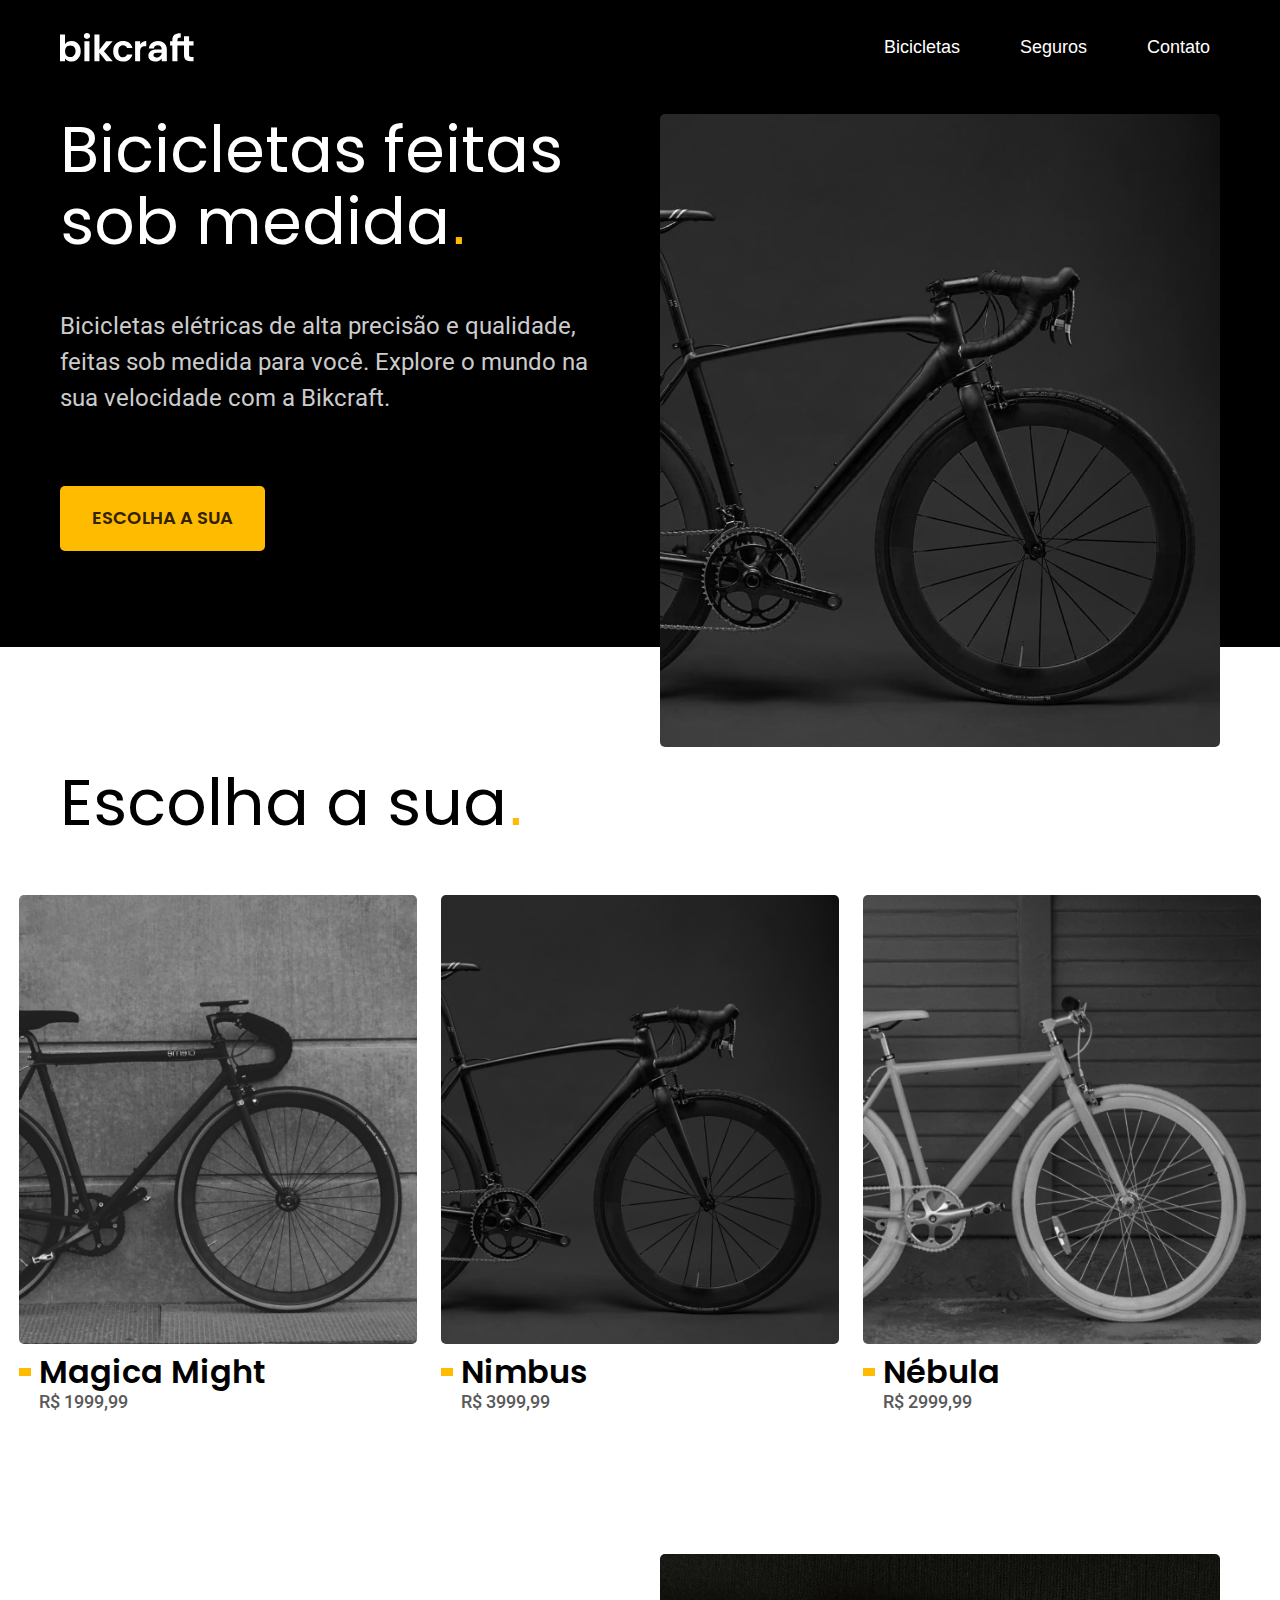
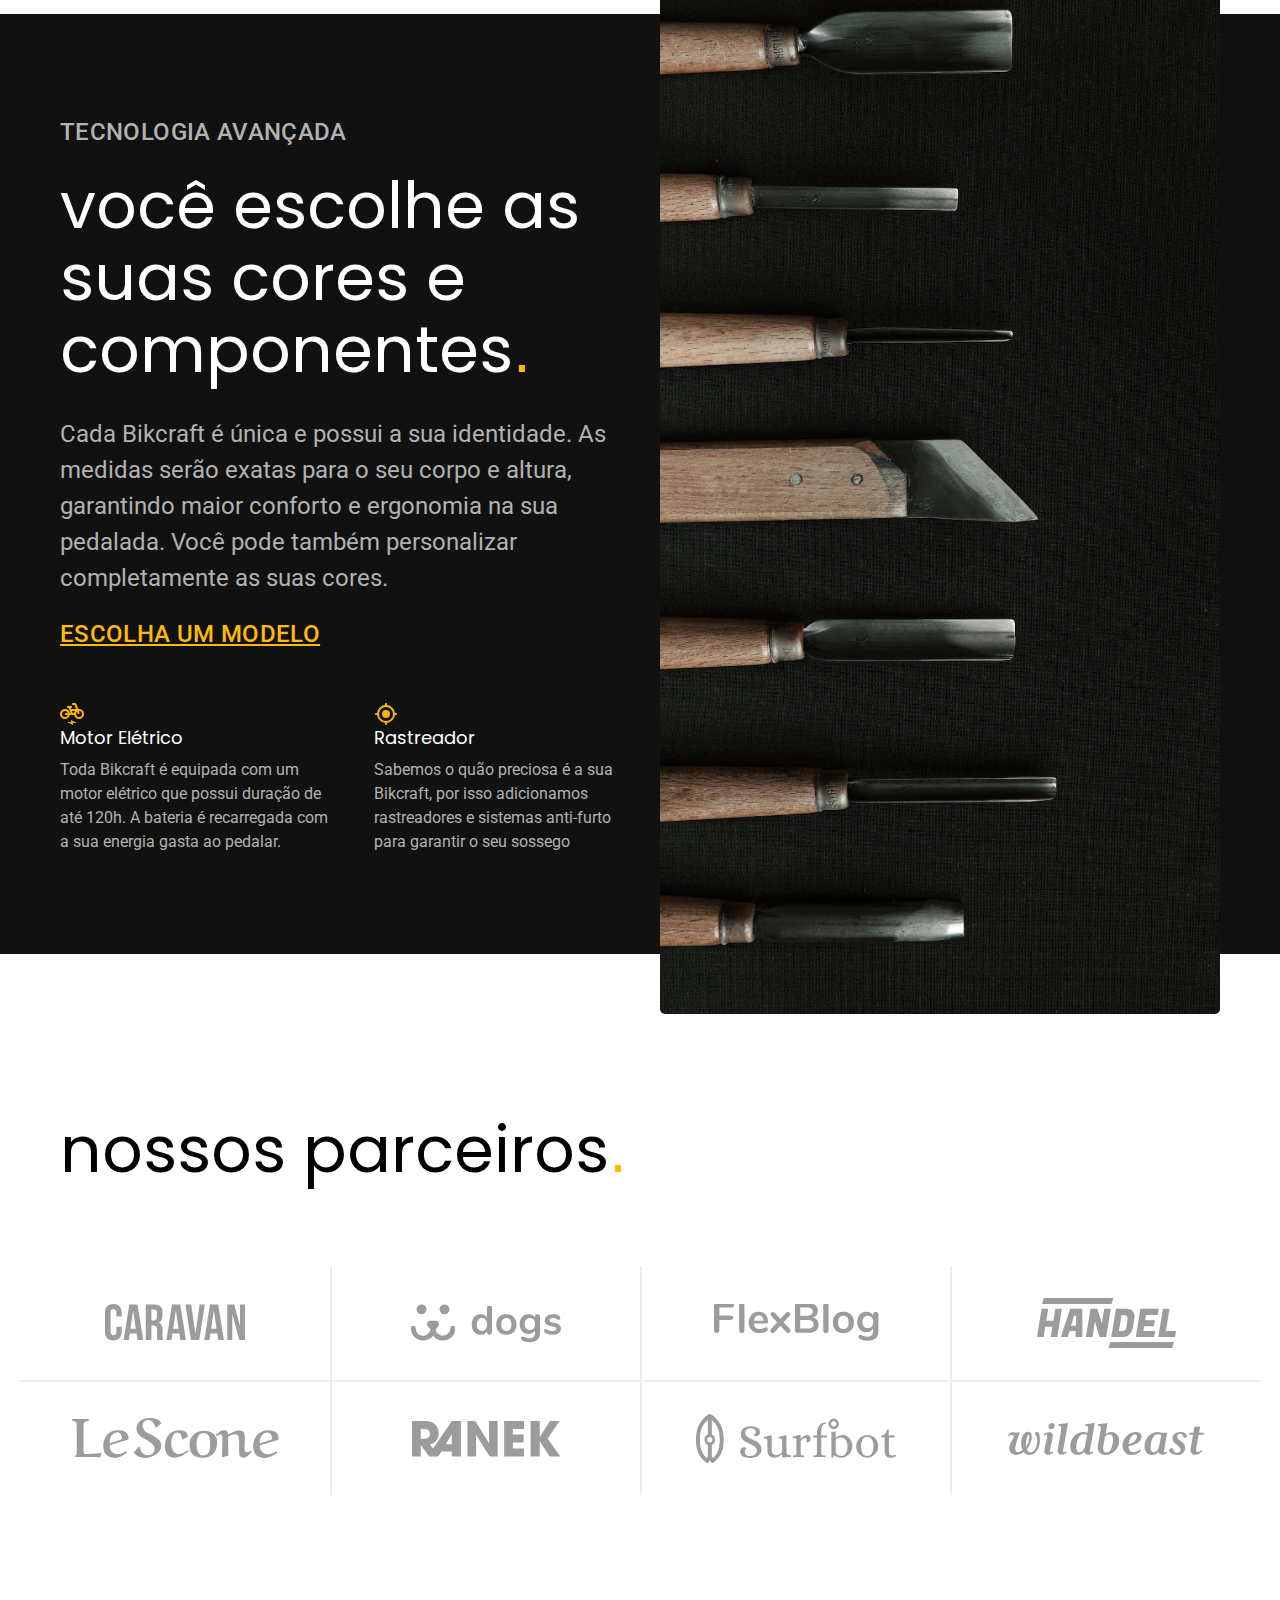
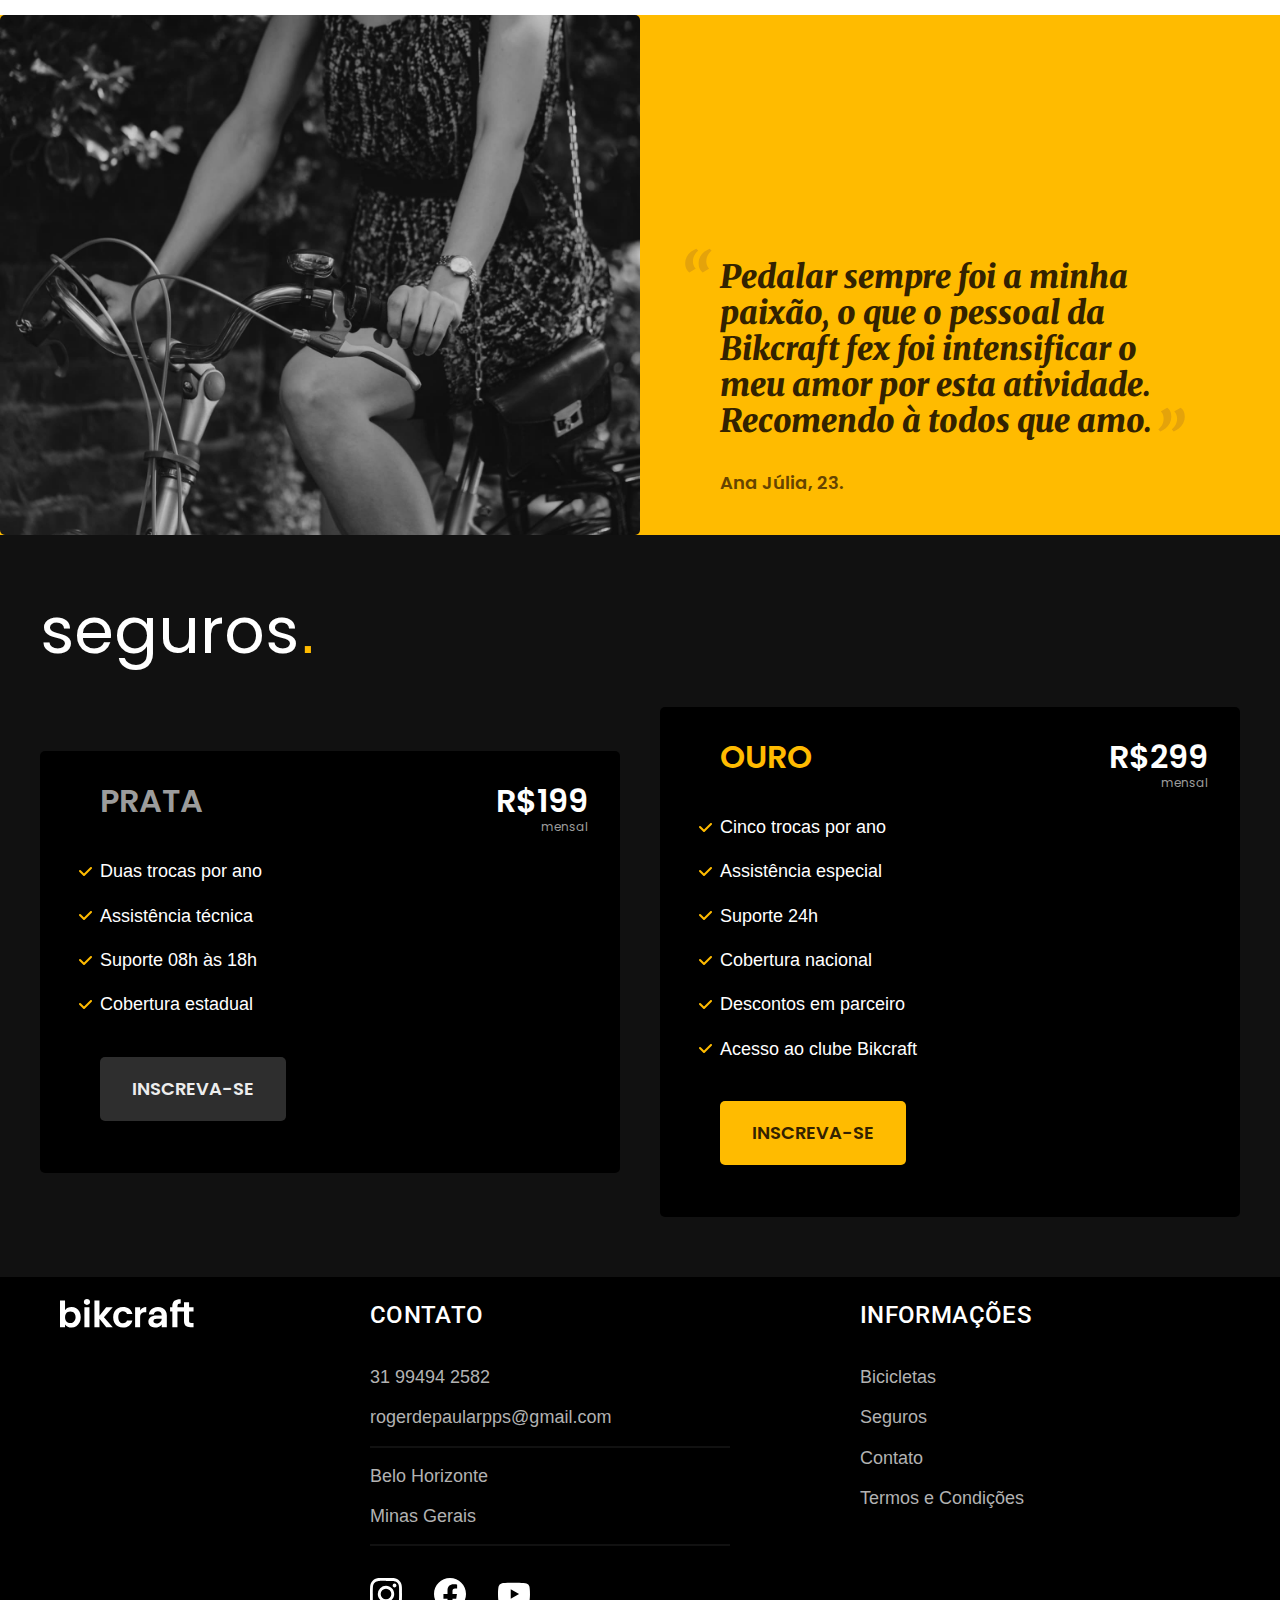
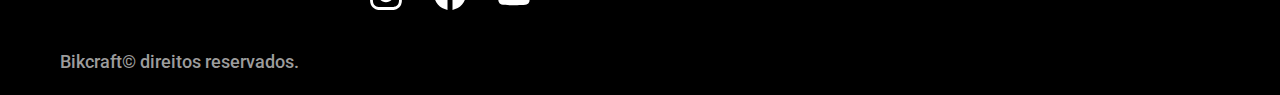
<file: index.html>
<!DOCTYPE html>
<html lang="pt-br">

<head>
    <meta charset="UTF-8">
    <meta name="viewport" content="width=device-width, initial-scale=1.0">
    <meta name="description" content="Bicicletas elétricas de alta precisão e qualidade, feitas sob medida para você. Explore o mundo na sua velocidade com a Bikcraft.">

    <link rel="preconnect" href="https://fonts.googleapis.com">
    <link rel="preconnect" href="https://fonts.gstatic.com" crossorigin>
    <link href="https://fonts.googleapis.com/css2?family=Poppins:wght@400;600&family=Roboto:wght@400;500&family=Merriweather:ital,wght@1,900&display=swap" rel="stylesheet">

    <link rel="preload" href="./css/style.css" as="style">
    <link rel="stylesheet" href="./css/style.css">

    <title>Bikecraft</title>
</head>

<body>
    <header class="header-bg">
        <div class="header container">
            <a href="./index.html"><img src="./img/bikcraft.svg" alt="bikecraft"></a>
            <nav aria-label="navegacao primaria">
                <ul class="header-menu font-1-m">
                    <li><a href="./bicicletas.html" class="cor-0">Bicicletas</a></li>
                    <li><a href="./seguros.html" class="cor-0">Seguros</a></li>
                    <li><a href="./contato.html" class="cor-0">Contato</a></li>
                </ul>
            </nav>
        </div>
    </header>
    <main class="introducao-bg">
        <section class="introducao container">
            <div class="introducao-descricao">
                <h1 class="font-1-xxl cor-0">Bicicletas feitas sob medida<span class="cor-p1">.</span></h1>
                <p class="font-2-l cor-4">Bicicletas elétricas de alta precisão e qualidade, feitas sob medida para você. Explore o mundo na sua velocidade com a Bikcraft.</p>
                <p><a href="./bicicletas.html" class="btn">Escolha a sua </a></p>
            </div>
            <picture>
                <source media="(max-width: 850px)" srcset="./img/bicicletas/nimbus.jpg">
                <img src="./img/bicicletas/nimbus-home.jpg" alt="Bicicleta preta">
            </picture>
        </section>
    </main>
    <article class="bicicleta-lista">
        <h2 class="font-1-xxl container">Escolha a sua<span class="cor-p1">.</span></h2>
        <ul class="bicicleta-items container">
            <li>
                <a href="./bicicletas/magic.html">
                    <img src="./img/bicicletas/magic-home.jpg" alt="Bicicleta Magic">
                    <h3 class="font-1-xl">Magica Might</h3>
                    <span class="font-2-m cor-8">R$ 1999,99</span>
                </a>
            </li>
            <li>
                <a href="./bicicletas/nimbus.html">
                    <img src="./img/bicicletas/nimbus-home.jpg" alt="Bicileta Nimbus">
                    <h3 class="font-1-xl">Nimbus</h3>
                    <span class="font-2-m cor-8">R$ 3999,99</span>
                </a>
            </li>
            <li>
                <a href="./bicicletas/nebula.html">
                    <img src="./img/bicicletas/nebula-home.jpg" alt="Bicicleta Nébula">
                    <h3 class="font-1-xl">Nébula</h3>
                    <span class="font-2-m cor-8">R$ 2999,99</span>
                </a>
            </li>
        </ul>
    </article>
    <article class="tecnologia-bg">
        <div class="tecnologia container">
            <div class="tecnologia-items">
                <span class=" font-2-l-b cor-5 ">TECNOLOGIA AVANÇADA</span>
                <h3 class="font-1-xxl cor-0">você escolhe as suas cores e componentes<span class="cor-p1">.</span></h3>
                <p class="font-2-l cor-5">Cada Bikcraft é única e possui a sua identidade. As medidas serão exatas para o seu corpo e altura, garantindo maior conforto e ergonomia na sua pedalada. Você pode também personalizar completamente as suas cores.</p>
                <a href="./bicicletas.html" class="font-2-l-b cor-p1">ESCOLHA UM MODELO</a>
                <div class="tecnologia-informacoes">
                    <div>
                        <img src="./img/icones/eletrica.svg" alt="">
                        <h4 class="font-1-m cor-0">Motor Elétrico</h4>
                        <p class="font-2-s cor-5">Toda Bikcraft é equipada com um motor elétrico que possui duração de até 120h. A bateria é recarregada com a sua energia gasta ao pedalar.</p>
                    </div>
                    <div>
                        <img src="./img/icones/rastreador.svg" alt="">
                        <h4 class="font-1-m cor-0">Rastreador</h4>
                        <p class="font-2-s cor-5">Sabemos o quão preciosa é a sua Bikcraft, por isso adicionamos rastreadores e sistemas anti-furto para garantir o seu sossego</p>
                    </div>
                </div>
            </div>
            <div class="tecnologia-img">
                <img src="./img/fotos/tecnologia.jpg" alt="ferramentas">
            </div>
        </div>
    </article>
    <section class="parceiros" aria-label="Nossos Parceiros">
        <h2 class="font-1-xxl container">nossos parceiros<span class="cor-p1">.</span></h2>
        <ul>
            <li><img src="./img/parceiros/caravan.svg" alt="caravan"></li>
            <li><img src="./img/parceiros/dogs.svg" alt="dogs"></li>
            <li><img src="./img/parceiros/flexblog.svg" alt="flexblog"></li>
            <li><img src="./img/parceiros/handel.svg" alt="handel"></li>
            <li><img src="./img/parceiros/lescone.svg" alt="lescone"></li>
            <li><img src="./img/parceiros/ranek.svg" alt="ranek"></li>
            <li><img src="./img/parceiros/surfbot.svg" alt="furbot"></li>
            <li><img src="./img/parceiros/wildbeast.svg" alt="wildbest"></li>
        </ul>
    </section>
    <section class="depoimento" aria-label="depoimento">
        <div>
            <img src="./img/fotos/depoimento.jpg" alt="Pessoa pedalando uma bicicleta">
        </div>
        <div class="depoimento-conteudo">
            <blockquote class="font-1-xl cor-p5">
                <p>Pedalar sempre foi a minha paixão, o que o pessoal da Bikcraft fex foi intensificar o meu amor por esta atividade. Recomendo à todos que amo.</p>
            </blockquote>
            <blockquote>
                <span class="font-1-m-b cor-p4">Ana Júlia, 23.</span>
            </blockquote>
        </div>
    </section>
    <article class="seguros-bg">
        <div class="seguros container">
            <h2 class="font-1-xxl cor-0">seguros<span class="cor-p1">.</span></h2>
            <div class="seguros-item">
                <h3 class="font-1-xl cor-6">PRATA</h3>
                <span class="font-1-xl cor-0">R$199 <span class="font-1-xs cor-6">mensal</span></span>
                <ul class="font-2-m cor-0">
                    <li>Duas trocas por ano</li>
                    <li>Assistência técnica</li>
                    <li>Suporte 08h às 18h</li>
                    <li>Cobertura estadual</li>
                </ul>
                <a href="./seguros.html" class="btn secundario">inscreva-se</a>
            </div>
            <div class="seguros-item">
                <h3 class="font-1-xl cor-p1">OURO</h3>
                <span class="font-1-xl cor-0">R$299 <span class="font-1-xs cor-6">mensal</span></span>
                <ul class="font-2-m cor-0">
                    <li>Cinco trocas por ano</li>
                    <li>Assistência especial</li>
                    <li>Suporte 24h</li>
                    <li>Cobertura nacional</li>
                    <li>Descontos em parceiro</li>
                    <li>Acesso ao clube Bikcraft</li>
                </ul>
                <a href="./seguros.html" class="btn">inscreva-se</a>
            </div>
        </div>
    </article>
    <footer class="footer-bg">
        <div class="footer container">
            <a href="./index.html"><img src="./img/bikcraft.svg" alt="bikcraft"></a>
            <div class="footer-contato">
                <h3 class="font-2-l-b cor-0">contato</h3>
                <ul class="font-2-m cor-5">
                    <li><a href="tel:+5531994942582"> 31 99494 2582</a></li>
                    <li><a href="mailto:rogerdepaularpps@gmail.com">rogerdepaularpps@gmail.com</a></li>
                    <li>Belo Horizonte</li>
                    <li>Minas Gerais</li>
                </ul>
                <div class="footer-redes">
                    <a href="#">
                        <img src="./img/redes/instagram.svg" alt="instagram">
                    </a>
                    <a href="#">
                        <img src="./img/redes/facebook.svg" alt="Facebook">
                    </a>
                    <a href="#">
                        <img src="./img/redes/youtube.svg" alt="Youtube">
                    </a>
                </div>
            </div>
            <div class="footer-informacoes cor-11">
                <h3 class="font-2-l-b cor-0">Informações</h3>
                <nav>
                    <ul class="font-1-m cor-5">
                        <li><a href="./bicicletas.html">Bicicletas</a></li>
                        <li><a href="./seguros.html">Seguros</a></li>
                        <li><a href="./contato.html">Contato</a></li>
                        <li><a href="./termos.html">Termos e Condições</a></li>
                    </ul>
                </nav>
            </div>
            <p class="footer-copy font-2-m cor-6">Bikcraft© direitos reservados.</p>
        </div>
    </footer>

    <script src="./script/script.js"></script>
</body>

</html>
</file>
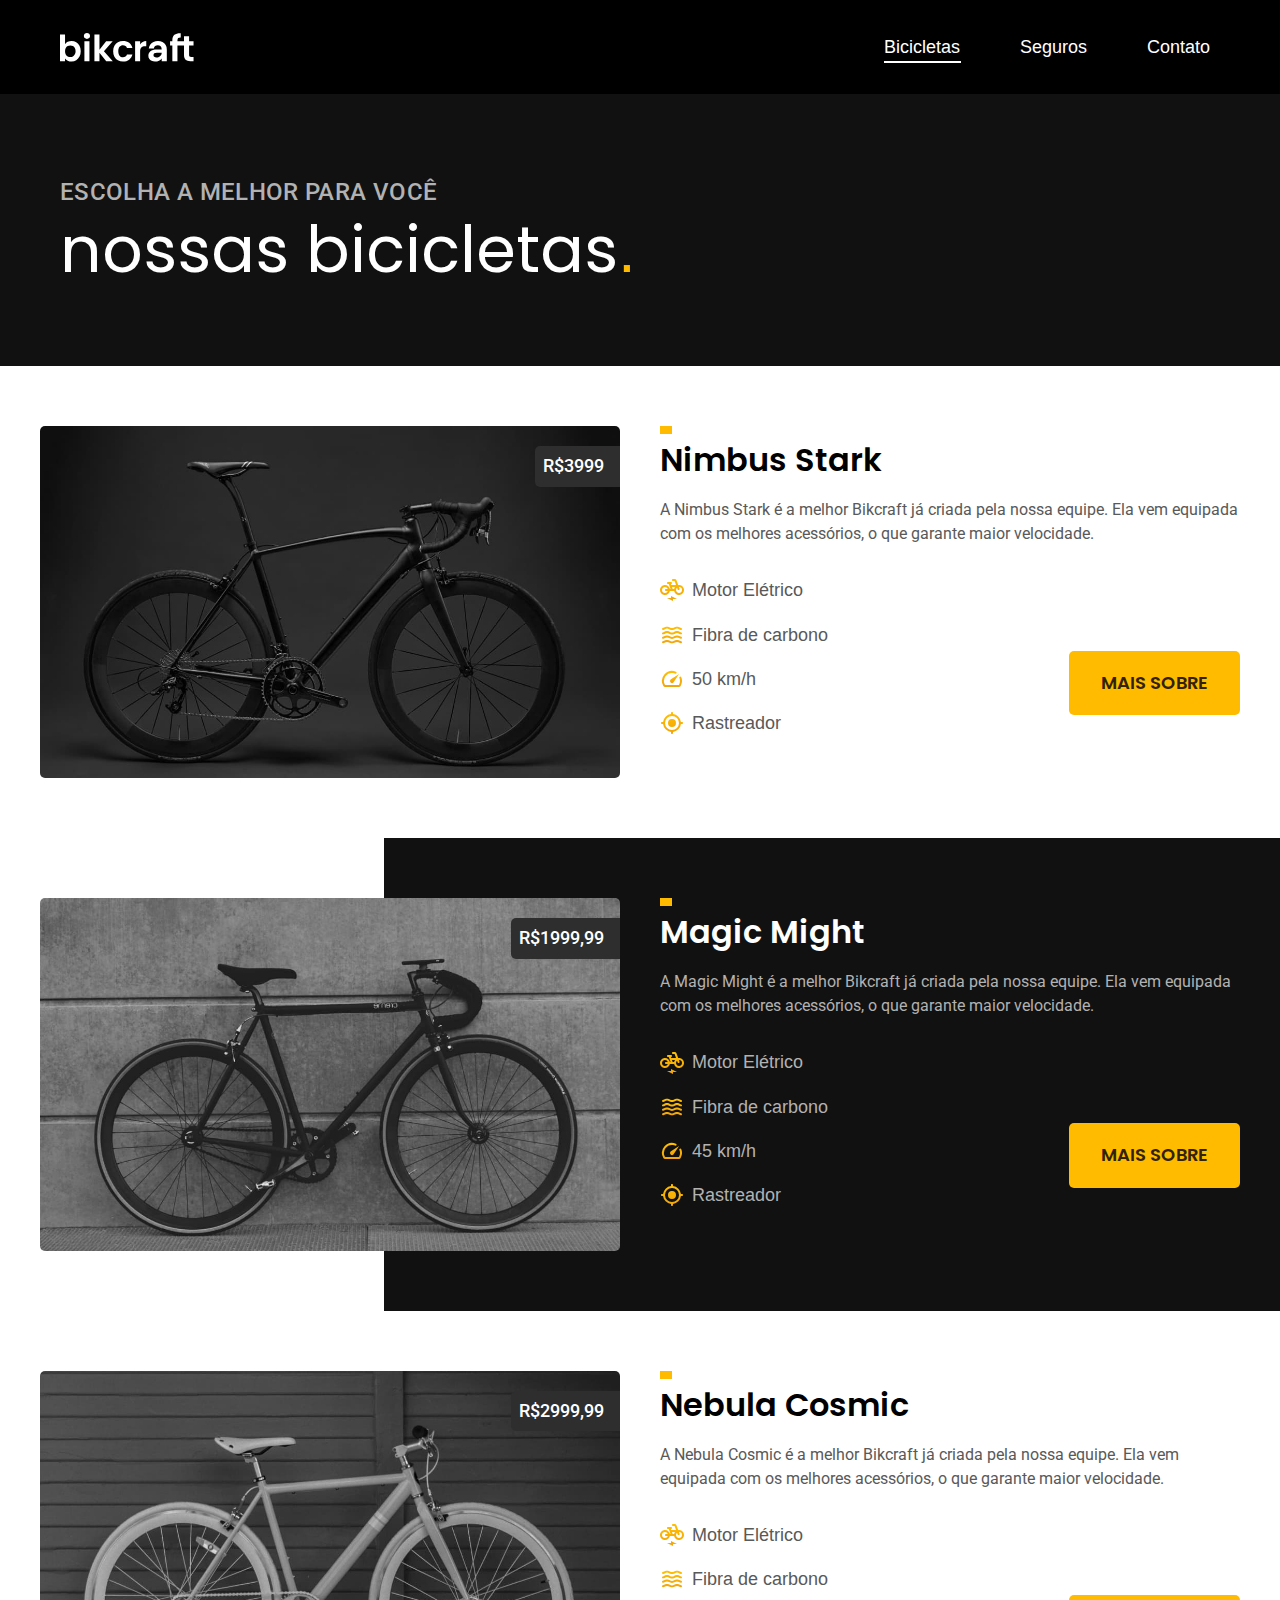
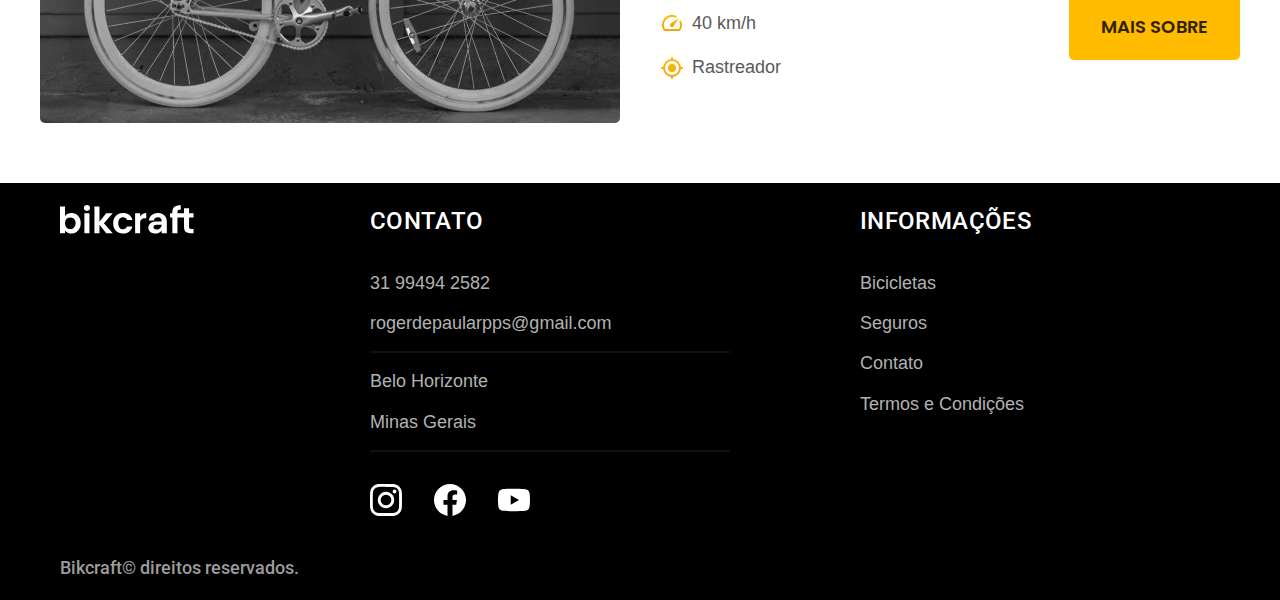
<file: bicicletas.html>
<!DOCTYPE html>
<html lang="pt-br">

<head>
    <meta charset="UTF-8">
    <meta name="viewport" content="width=device-width, initial-scale=1.0">
    <meta name="description" content="Bicicletas">

    <link rel="preconnect" href="https://fonts.googleapis.com">
    <link rel="preconnect" href="https://fonts.gstatic.com" crossorigin>
    <link href="https://fonts.googleapis.com/css2?family=Poppins:wght@400;600&family=Roboto:wght@400;500&family=Merriweather:ital,wght@1,900&display=swap" rel="stylesheet">
    <link rel="preload" href="./css/style.css" as="style">
    <link rel="stylesheet" href="./css/style.css">


    <title>Bicletas - Bikecraft</title>
</head>

<body id="bicicletas">
    <header class="header-bg">
        <div class="header container">
            <a href="./index.html"><img src="img/bikcraft.svg" alt="bikecraft"></a>
            <nav aria-label="navegacao primaria">
                <ul class="header-menu font-1-m">
                    <li><a href="./bicicletas.html" class="cor-0">Bicicletas</a></li>
                    <li><a href="./seguros.html" class="cor-0">Seguros</a></li>
                    <li><a href="./contato.html" class="cor-0">Contato</a></li>
                </ul>
            </nav>
        </div>
    </header>
    <main>
        <div class="titulo-bg">
            <div class="titulo container">
                <p class="font-2-l-b cor-5">Escolha a melhor para você</p>
                <h1 class="font-1-xxl cor-0">nossas bicicletas<span class="cor-p1">.</span></h1>
            </div>
        </div>

        <div class="bicicletas-bg">
            <div class="bicicletas container">
                <div class="bicicletas-img">
                    <img src="img/bicicletas/nimbus.jpg" alt="Bicicletas Nimbus">
                    <span class="font-2-m cor-0">R$3999</span>
                </div>
                <div class=bicicletas-conteudo>
                    <h2 class="font-1-xl">Nimbus Stark</h2>
                    <p class="font-2-s cor-8">A Nimbus Stark é a melhor Bikcraft já criada pela nossa equipe. Ela vem equipada com os melhores acessórios, o que garante maior velocidade.</p>
                    <ul class="font-1-m cor-8">
                        <li>
                            <img src="img/icones/eletrica.svg" alt="">
                            Motor Elétrico
                        </li>
                        <li>
                            <img src="img/icones/carbono.svg" alt="">
                            Fibra de carbono
                        </li>
                        <li>
                            <img src="img/icones/velocidade.svg" alt="">
                            50 km/h
                        </li>
                        <li>
                            <img src="img/icones/rastreador.svg" alt="">
                            Rastreador
                        </li>
                    </ul>
                    <a class="btn seta" href="./bicicletas/nimbus.html"> Mais Sobre</a>

                </div>
            </div>
        </div>

        <div class="bicicletas-bg">
            <div class="bicicletas container">
                <div class="bicicletas-img">
                    <img src="img/bicicletas/magic.jpg" alt="Bicicletas Magic">
                    <span class="font-2-m cor-0">R$1999,99</span>
                </div>
                <div class=bicicletas-conteudo>
                    <h2 class="font-1-xl cor-0">Magic Might</h2>
                    <p class="font-2-s cor-5">A Magic Might é a melhor Bikcraft já criada pela nossa equipe. Ela vem equipada com os melhores acessórios, o que garante maior velocidade.</p>
                    <ul class="font-1-m cor-5">
                        <li>
                            <img src="img/icones/eletrica.svg" alt="">
                            Motor Elétrico
                        </li>
                        <li>
                            <img src="img/icones/carbono.svg" alt="">
                            Fibra de carbono
                        </li>
                        <li>
                            <img src="img/icones/velocidade.svg" alt="">
                            45 km/h
                        </li>
                        <li>
                            <img src="img/icones/rastreador.svg" alt="">
                            Rastreador
                        </li>
                    </ul>
                    <a class="btn seta" href="./bicicletas/magic.html"> Mais Sobre</a>

                </div>
            </div>
        </div>

        <div class="bicicletas-bg">
            <div class="bicicletas container">
                <div class="bicicletas-img">
                    <img src="img/bicicletas/nebula.jpg" alt="Bicicletas Nébula">
                    <span class="font-2-m cor-0">R$2999,99</span>
                </div>
                <div class=bicicletas-conteudo>
                    <h2 class="font-1-xl">Nebula Cosmic</h2>
                    <p class="font-2-s cor-8">A Nebula Cosmic é a melhor Bikcraft já criada pela nossa equipe. Ela vem equipada com os melhores acessórios, o que garante maior velocidade.</p>
                    <ul class="font-1-m cor-8">
                        <li>
                            <img src="img/icones/eletrica.svg" alt="">
                            Motor Elétrico
                        </li>
                        <li>
                            <img src="img/icones/carbono.svg" alt="">
                            Fibra de carbono
                        </li>
                        <li>
                            <img src="img/icones/velocidade.svg" alt="">
                            40 km/h
                        </li>
                        <li>
                            <img src="img/icones/rastreador.svg" alt="">
                            Rastreador
                        </li>
                    </ul>
                    <a href="./bicicletas/nebula.html" class="btn seta"> Mais Sobre</a>

                </div>
            </div>
        </div>

    </main>

    <footer class="footer-bg">
        <div class="footer container">
            <a href="./index.html"><img src="img/bikcraft.svg" alt="bikcraft"></a>
            <div class="footer-contato">
                <h3 class="font-2-l-b cor-0">contato</h3>
                <ul class="font-2-m cor-5">
                    <li><a href="tel:+5531994942582"> 31 99494 2582</a></li>
                    <li><a href="mailto:rogerdepaularpps@gmail.com">rogerdepaularpps@gmail.com</a></li>
                    <li>Belo Horizonte</li>
                    <li>Minas Gerais</li>
                </ul>
                <div class="footer-redes">
                    <a href="#">
                        <img src="img/redes/instagram.svg" alt="instagram">
                    </a>
                    <a href="#">
                        <img src="img/redes/facebook.svg" alt="Facebook">
                    </a>
                    <a href="#">
                        <img src="img/redes/youtube.svg" alt="Youtube">
                    </a>
                </div>
            </div>
            <div class="footer-informacoes">
                <h3 class="font-2-l-b cor-0">Informações</h3>
                <nav>
                    <ul class="font-2-m cor-5">
                        <li><a href="./bicicletas.html">Bicicletas</a></li>
                        <li><a href="./seguros.html">Seguros</a></li>
                        <li><a href="./contato.html">Contato</a></li>
                        <li><a href="./termos.html">Termos e Condições</a></li>
                    </ul>
                </nav>
            </div>
            <p class="footer-copy font-2-m cor-6">Bikcraft© direitos reservados.</p>
        </div>
    </footer>
    <script src="./script/script.js"></script>
</body>

</html>
</file>
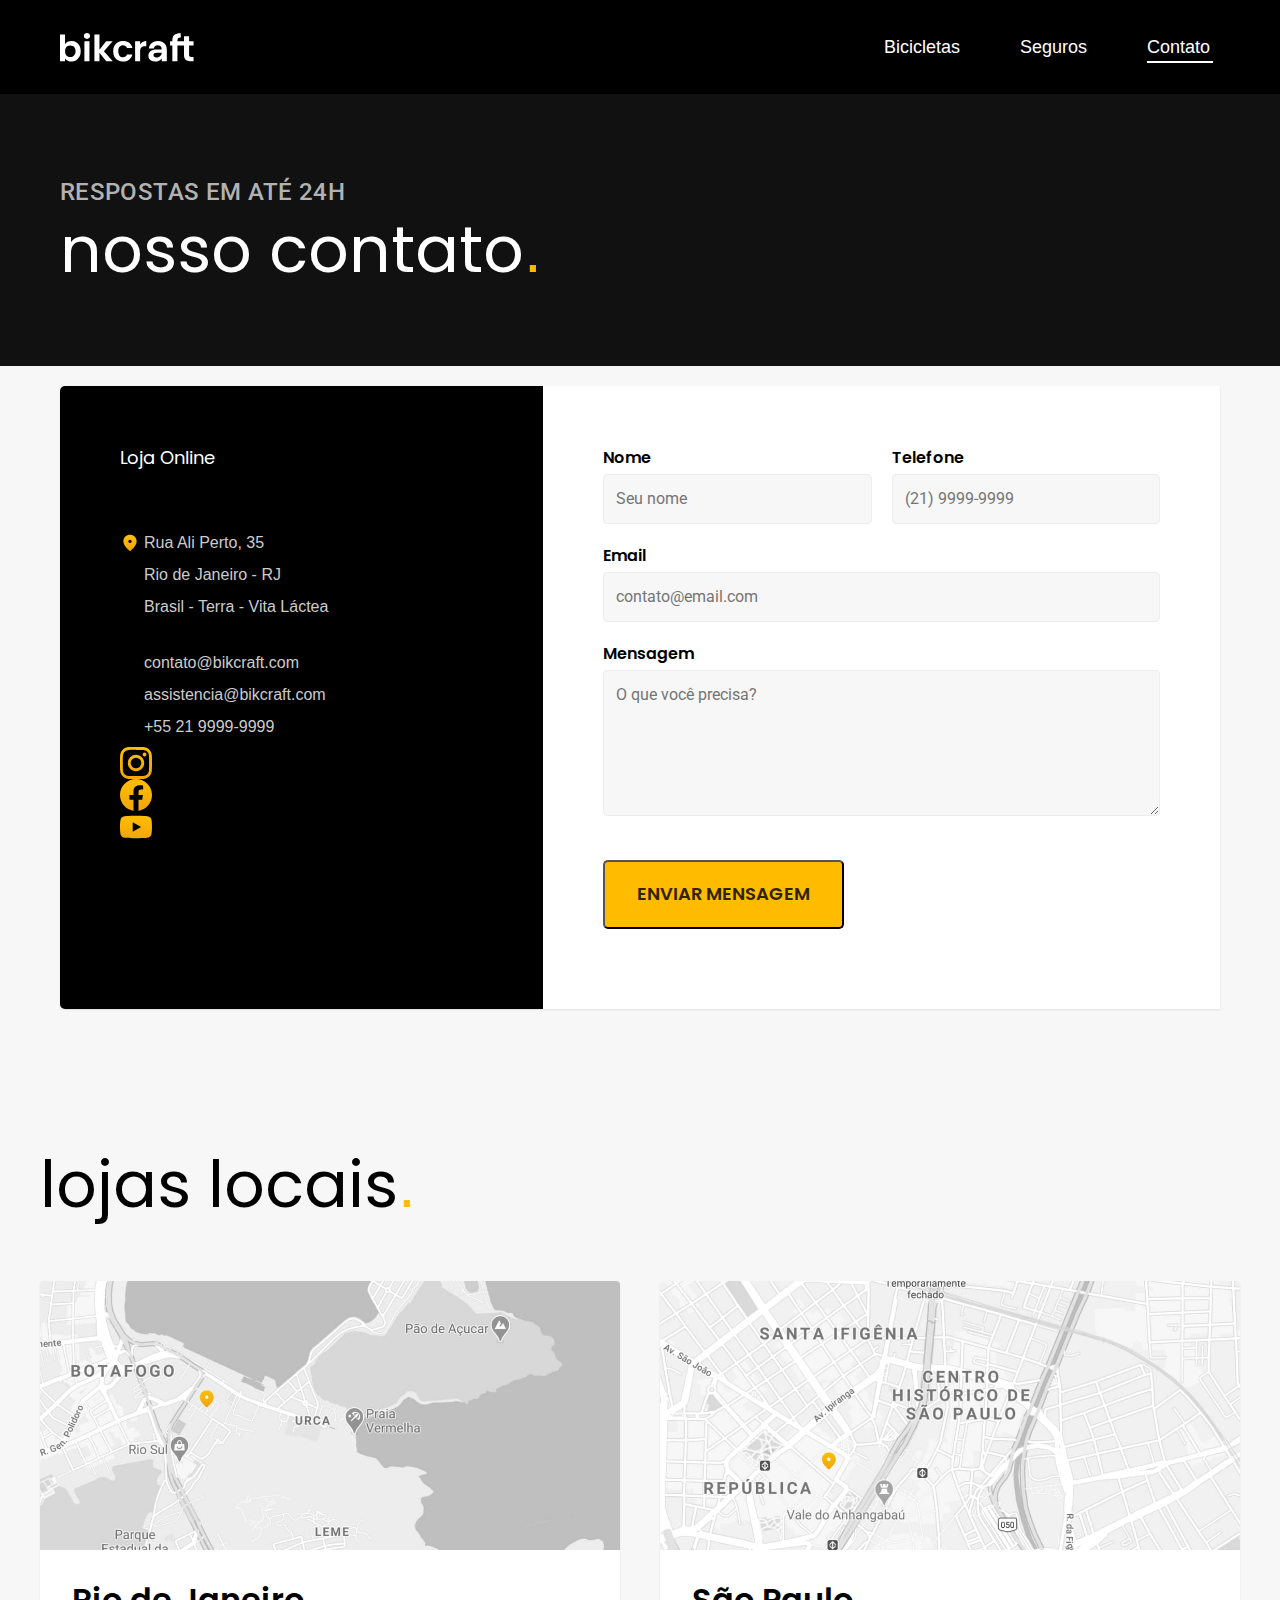
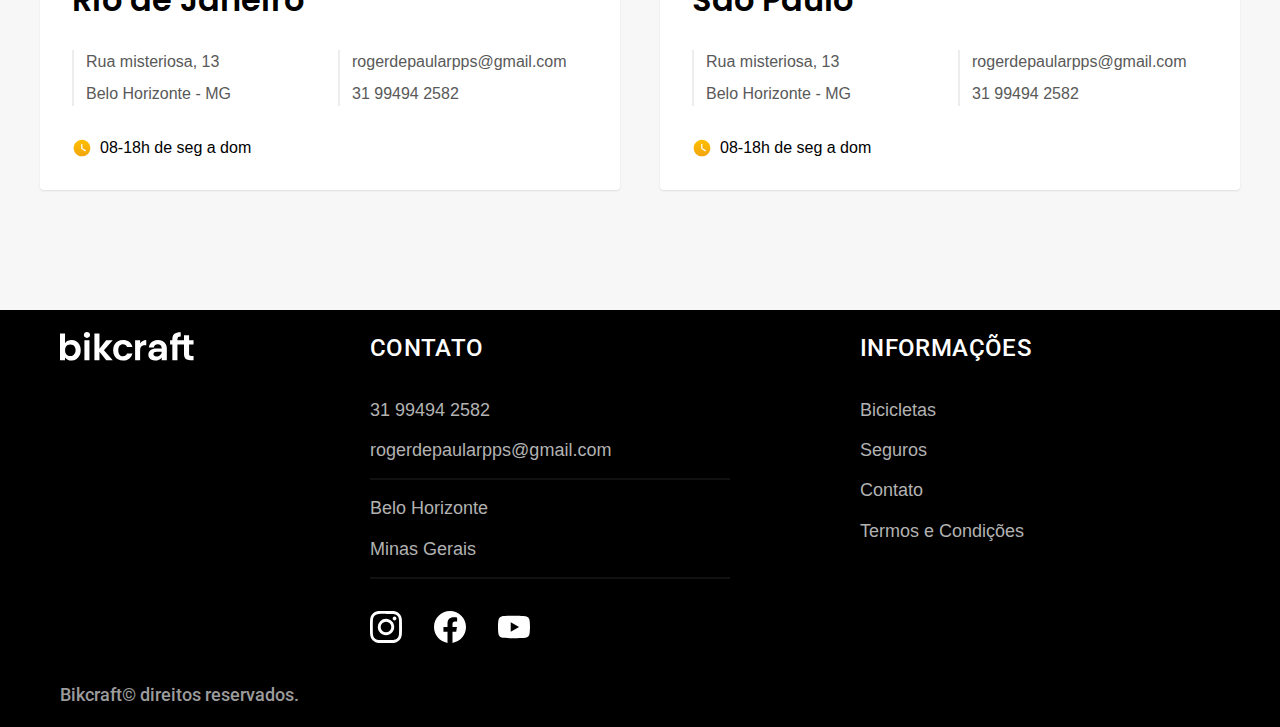
<file: contato.html>
<!DOCTYPE html>
<html lang="pt-br">

<head>
    <meta charset="UTF-8">
    <meta name="viewport" content="width=device-width, initial-scale=1.0">
    <meta name="description" content="Contato">

    <link rel="preconnect" href="https://fonts.googleapis.com">
    <link rel="preconnect" href="https://fonts.gstatic.com" crossorigin>
    <link href="https://fonts.googleapis.com/css2?family=Poppins:wght@400;600&family=Roboto:wght@400;500&family=Merriweather:ital,wght@1,900&display=swap" rel="stylesheet">
    <link rel="preload" href="./css/style.css" as="style">
    <link rel="stylesheet" href="./css/style.css">


    <title>Nosso Contato- Bikecraft</title>
</head>

<body id="contato">
    <header class="header-bg">
        <div class="header container">
            <a href="./index.html"><img src="img/bikcraft.svg" alt="bikecraft"></a>
            <nav aria-label="navegacao primaria">
                <ul class="header-menu font-1-m">
                    <li><a href="./bicicletas.html" class="cor-0">Bicicletas</a></li>
                    <li><a href="./seguros.html" class="cor-0">Seguros</a></li>
                    <li><a href="./contato.html" class="cor-0">Contato</a></li>
                </ul>
            </nav>
        </div>
    </header>

    <main>
        <div class="titulo-bg">
            <div class="titulo container">
                <p class="font-2-l-b cor-5">Respostas em até 24h</p>
                <h1 class="font-1-xxl cor-0">nosso contato<span class="cor-p1">.</span></h1>
            </div>
        </div>

        <div class="contato container">
            <section class="contato-dados" aria-label="Endereço">
                <h2 class="font-1-m cor-0">Loja Online</h2>
                <div class="contato-endereco font-2-s cor-4">
                    <p>Rua Ali Perto, 35</p>
                    <p>Rio de Janeiro - RJ</p>
                    <p>Brasil - Terra - Vita Láctea</p>
                </div>
                <address class="contato-meios font-2-s cor-4">
                    <a href="mailto:contato@bikcraft.com">contato@bikcraft.com</a>
                    <a href="mailto:assistencia@bikcraft.com">assistencia@bikcraft.com</a>
                    <a href="tel:+552199999999">+55 21 9999-9999</a>
                </address>
                <div class="contato-redes">
                    <a href="./">
                        <img src="./img/redes/instagram-p.svg" alt="Instagram">
                    </a>
                    <a href="./">
                        <img src="./img/redes/facebook-p.svg" alt="Facebook">
                    </a>
                    <a href="./">
                        <img src="./img/redes/youtube-p.svg" alt="Youtube">
                    </a>
                </div>
            </section>
            <section class="contato-formulario" aria-label="Formulário">
                <form class="form" action="./contato.html">
                    <div>
                        <label for="nome">Nome</label>
                        <input type="text" id="nome" name="nome" placeholder="Seu nome">
                    </div>
                    <div>
                        <label for="telefone">Telefone</label>
                        <input type="text" id="telefone" name="telefone" placeholder="(21) 9999-9999">
                    </div>
                    <div class="col-2">
                        <label for="email">Email</label>
                        <input type="email" id="email" name="email" placeholder="contato@email.com">
                    </div>
                    <div class="col-2">
                        <label for="mensagem">Mensagem</label>
                        <textarea rows="5" id="mensagem" name="mensagem" placeholder="O que você precisa?"></textarea>
                    </div>
                    <button class="btn col-2">Enviar Mensagem</button>
                </form>
            </section>
        </div>
    </main>

    <article class="lojas container">
        <h2 class="font-1-xxl">lojas locais<span class="cor-p1">.</span></h2>
        <div class="lojas-item">
            <img src="./img/lojas/rj.jpg " alt="mapa marcando o local da loja em RJ">
            <div class="lojas-conteudo">
                <h3 class="font-1-xl">Rio de Janeiro</h3>
                <div class="lojas-dados font-2-s cor-8">
                    <p>Rua misteriosa, 13</p>
                    <p>Belo Horizonte - MG</p>
                </div>
                <div class="lojas-dados font-2-s cor-8">
                    <a href="mailto:rogerdepaularpps@gmail.com">rogerdepaularpps@gmail.com</a>
                    <a href="tel:+5531994942582"> 31 99494 2582</a>
                </div>
                <p class="lojas-tempo"><img src="img/icones/horario.svg" alt=""> 08-18h de seg a dom</p>
            </div>
        </div>

        <div class="lojas-item">
            <img src="img/lojas/sp.jpg" alt="mapa marcando o local da loja em SP">
            <div class="lojas-conteudo">
                <h3 class="font-1-xl">São Paulo</h3>
                <div class="lojas-dados font-2-s cor-8">
                    <p>Rua misteriosa, 13</p>
                    <p>Belo Horizonte - MG</p>
                </div>
                <div class="lojas-dados font-2-s cor-8">
                    <a href="mailto:rogerdepaularpps@gmail.com">rogerdepaularpps@gmail.com</a>
                    <a href="tel:+5531994942582"> 31 99494 2582</a>
                </div>
                <p class="lojas-tempo"><img src="img/icones/horario.svg" alt=""> 08-18h de seg a dom</p>
            </div>
        </div>

    </article>

    <footer class="footer-bg">
        <div class="footer container">
            <a href="./index.html"><img src="img/bikcraft.svg" alt="bikcraft"></a>
            <div class="footer-contato">
                <h3 class="font-2-l-b cor-0">contato</h3>
                <ul class="font-2-m cor-5">
                    <li><a href="tel:+5531994942582"> 31 99494 2582</a></li>
                    <li><a href="mailto:rogerdepaularpps@gmail.com">rogerdepaularpps@gmail.com</a></li>
                    <li>Belo Horizonte</li>
                    <li>Minas Gerais</li>
                </ul>
                <div class="footer-redes">
                    <a href="#">
                        <img src="img/redes/instagram.svg" alt="instagram">
                    </a>
                    <a href="#">
                        <img src="img/redes/facebook.svg" alt="Facebook">
                    </a>
                    <a href="#">
                        <img src="img/redes/youtube.svg" alt="Youtube">
                    </a>
                </div>
            </div>
            <div class="footer-informacoes">
                <h3 class="font-2-l-b cor-0">Informações</h3>
                <nav>
                    <ul class="font-2-m cor-5">
                        <li><a href="./bicicletas.html">Bicicletas</a></li>
                        <li><a href="./seguros.html">Seguros</a></li>
                        <li><a href="./contato.html">Contato</a></li>
                        <li><a href="./termos.html">Termos e Condições</a></li>
                    </ul>
                </nav>
            </div>
            <p class="footer-copy font-2-m cor-6">Bikcraft© direitos reservados.</p>
        </div>
    </footer>
    <script src="./script/script.js"></script>
</body>

</html>
</file>
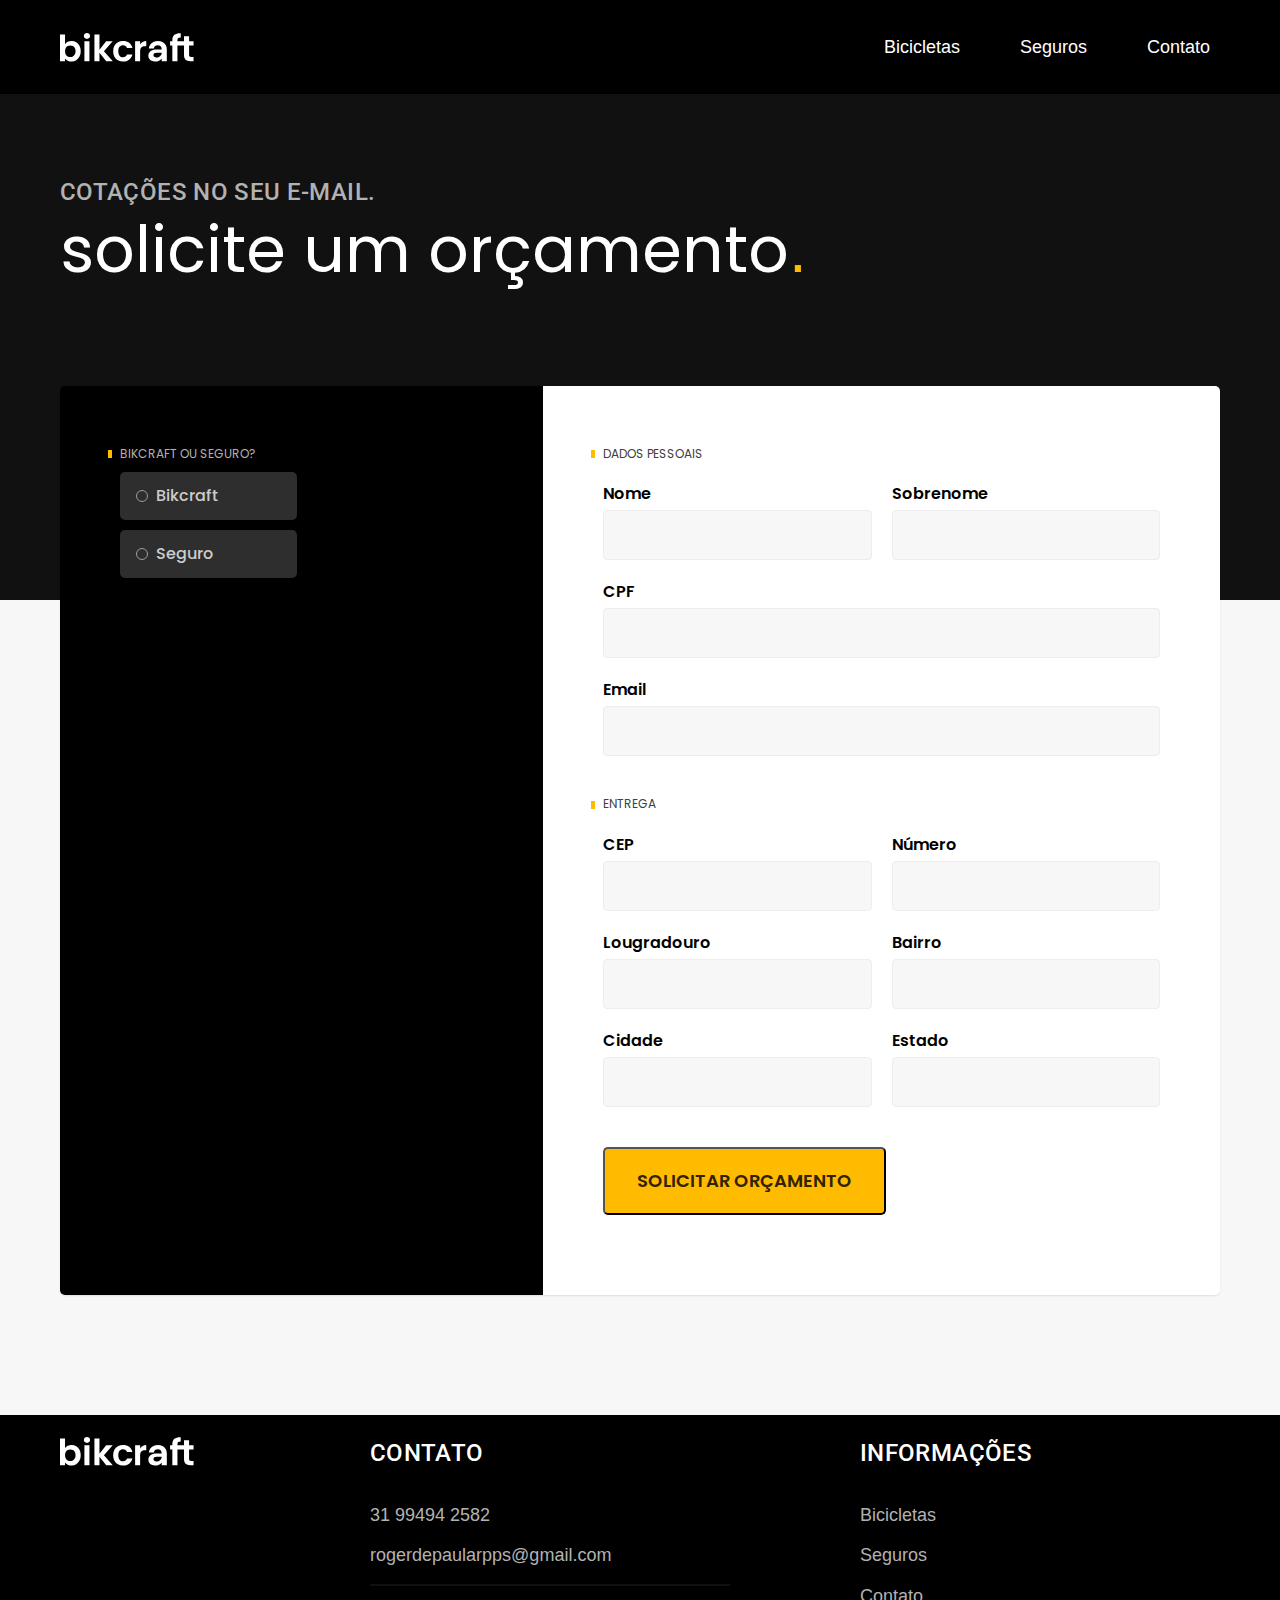
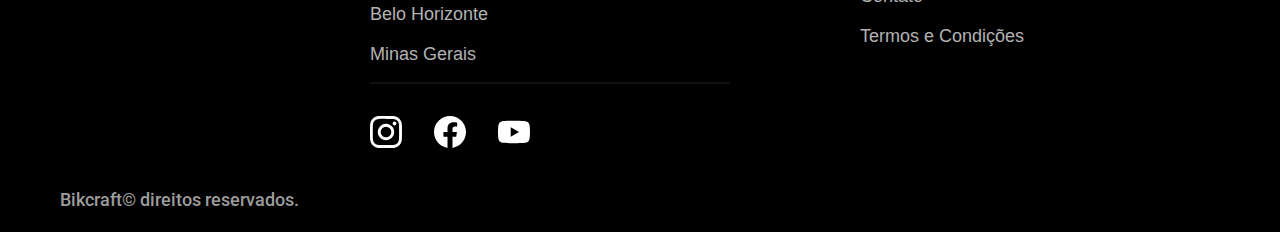
<file: orcamento.html>
<!DOCTYPE html>
<html lang="pt-br">

<head>
    <meta charset="UTF-8">
    <meta name="viewport" content="width=device-width, initial-scale=1.0">
    <meta name="description" content="Termos e Condições">

    <link rel="preconnect" href="https://fonts.googleapis.com">
    <link rel="preconnect" href="https://fonts.gstatic.com" crossorigin>
    <link href="https://fonts.googleapis.com/css2?family=Poppins:wght@400;600&family=Roboto:wght@400;500&family=Merriweather:ital,wght@1,900&display=swap" rel="stylesheet">
    <link rel="preload" href="./css/style.css" as="style">
    <link rel="stylesheet" href="./css/style.css">


    <title>Orçamento - Bikecraft</title>
</head>

<body id="orcamento">
    <header class="header-bg">
        <div class="header container">
            <a href="./index.html"><img src="img/bikcraft.svg" alt="bikecraft"></a>
            <nav aria-label="navegacao primaria">
                <ul class="header-menu font-1-m">
                    <li><a href="./bicicletas.html" class="cor-0">Bicicletas</a></li>
                    <li><a href="./seguros.html" class="cor-0">Seguros</a></li>
                    <li><a href="./contato.html" class="cor-0">Contato</a></li>
                </ul>
            </nav>
        </div>
    </header>
    <main>
        <div class="titulo-bg">
            <div class="titulo container">
                <p class="font-2-l-b cor-5">Cotações no seu e-mail.</p>
                <h1 class="font-1-xxl cor-0">solicite um orçamento<span class="cor-p1">.</span></h1>
            </div>
        </div>

        <form class="orcamento container" action="#">
            <div class="orcamento-produto">
                <h2 class="font-1-xs cor-5">Bikcraft ou seguro?</h2>

                <input type="radio" name="tipo" value="bikcraft" id="bikcraft" required>
                <label for="bikcraft">Bikcraft</label>

                <input type="radio" name="tipo" value="seguro" id="seguro" required>
                <label for="seguro">Seguro</label>

                <div class="orcamento-conteudo" id="orcamento-bikcraft">
                    <h2 class="font-1-xs cor-5">Escolha a sua</h2>

                    <input type="radio" name="produto" value="nimbus" id="nimbus" required>
                    <label for="nimbus">Nimbus Stark <span>R$3999,99</span></label>
                    <div class="orcamento-detalhes">
                        <ul class="font-1-xs cor-8">
                            <li><img src="../img/icones/eletrica.svg" alt="">Motor elétrico</li>
                            <li><img src="../img/icones/carbono.svg" alt="">Fibra de Carbono</li>
                            <li><img src="../img/icones/velocidade.svg" alt="">50km/h</li>
                            <li><img src="../img/icones/rastreador.svg" alt="">Rastreador</li>
                        </ul>
                        <img src="./img/bicicletas/nimbus.jpg" alt="">
                    </div>

                    <input type="radio" name="produto" value="magic" id="magic">
                    <label for="magic">Magic Might <span>R$1999,99</span></label>
                    <div class="orcamento-detalhes">
                        <ul class="font-1-xs cor-8">
                            <li><img src="../img/icones/eletrica.svg" alt="">Motor elétrico</li>
                            <li><img src="../img/icones/carbono.svg" alt="">Fibra de Carbono</li>
                            <li><img src="../img/icones/velocidade.svg" alt="">45km/h</li>
                            <li><img src="../img/icones/rastreador.svg" alt="">Rastreador</li>
                        </ul>
                        <img src="./img/bicicletas/magic.jpg" alt="">
                    </div>


                    <input type="radio" name="produto" value="nebula" id="nebula">
                    <label for="nebula">Nebula Cosmic <span>R$2999,99</span></label>
                    <div class="orcamento-detalhes">
                        <ul class="font-1-xs cor-8">
                            <li><img src="../img/icones/eletrica.svg" alt="">Motor elétrico</li>
                            <li><img src="../img/icones/carbono.svg" alt="">Fibra de Carbono</li>
                            <li><img src="../img/icones/velocidade.svg" alt="">40km/h</li>
                            <li><img src="../img/icones/rastreador.svg" alt="">Rastreador</li>
                        </ul>
                        <img src="./img/bicicletas/nebula.jpg" alt="">
                    </div>

                </div>

                <div class="orcamento-conteudo" id="orcamento-seguro">
                    <h2 class="font-1-xs cor-5">Escolha o plano</h2>

                    <input type="radio" name="produto" value="prata" id="prata" required>
                    <label for="prata">Prata <span>R$199</span></label>

                    <input type="radio" name="produto" value="ouro" id="ouro">
                    <label for="ouro">Ouro<span>R$299</span></label>

                </div>

            </div>
            <div class="orcamento-dados form">
                <h2 class="font-1-xs cor-9 col-2">dados pessoais</h2>
                <div>
                    <label for="nome">Nome</label>
                    <input type="text" id="nome" name="nome" required>
                </div>
                <div>
                    <label for="sobrenome">Sobrenome</label>
                    <input type="text" id="sobrenome" name="sobrenome" required>
                </div>
                <div class="col-2">
                    <label for="cpf">CPF</label>
                    <input type="text" id="cpf" name="cpf" required>
                </div>
                <div class="col-2">
                    <label for="email">Email</label>
                    <input type="email" id="email" name="email" required>
                </div>
                <h2 class="font-1-xs cor-9 col-2">Entrega</h2>
                <div>
                    <label for="cep">CEP</label>
                    <input type="text" id="cep" name="cep" required>
                </div>
                <div>
                    <label for="numero">Número</label>
                    <input type="text" id="numero" name="numero">
                </div>
                <div>
                    <label for="lougradouro">Lougradouro</label>
                    <input type="text" id="lougradouro" name="lougradouro" required>
                </div>
                <div>
                    <label for="bairro">Bairro</label>
                    <input type="text" id="bairro" name="bairro" required>
                </div>
                <div>
                    <label for="cidade">Cidade</label>
                    <input type="text" id="cidade" name="cidade" required>
                </div>
                <div>
                    <label for="estado">Estado</label>
                    <input type="text" id="estado" name="estado" required>
                </div>
                <button class="btn col-2">Solicitar Orçamento</button>

            </div>
        </form>



    </main>

    <footer class="footer-bg">
        <div class="footer container">
            <a href="./index.html"><img src="img/bikcraft.svg" alt="bikcraft"></a>
            <div class="footer-contato">
                <h3 class="font-2-l-b cor-0">contato</h3>
                <ul class="font-2-m cor-5">
                    <li><a href="tel:+5531994942582"> 31 99494 2582</a></li>
                    <li><a href="mailto:rogerdepaularpps@gmail.com">rogerdepaularpps@gmail.com</a></li>
                    <li>Belo Horizonte</li>
                    <li>Minas Gerais</li>
                </ul>
                <div class="footer-redes">
                    <a href="#">
                        <img src="img/redes/instagram.svg" alt="instagram">
                    </a>
                    <a href="#">
                        <img src="img/redes/facebook.svg" alt="Facebook">
                    </a>
                    <a href="#">
                        <img src="img/redes/youtube.svg" alt="Youtube">
                    </a>
                </div>
            </div>
            <div class="footer-informacoes">
                <h3 class="font-2-l-b cor-0">Informações</h3>
                <nav>
                    <ul class="font-2-m cor-5">
                        <li><a href="./bicicletas.html">Bicicletas</a></li>
                        <li><a href="./seguros.html">Seguros</a></li>
                        <li><a href="./contato.html">Contato</a></li>
                        <li><a href="./termos.html">Termos e Condições</a></li>
                    </ul>
                </nav>
            </div>
            <p class="footer-copy font-2-m cor-6">Bikcraft© direitos reservados.</p>
        </div>
    </footer>
    <script src="./script/script.js"></script>
</body>

</html>
</file>
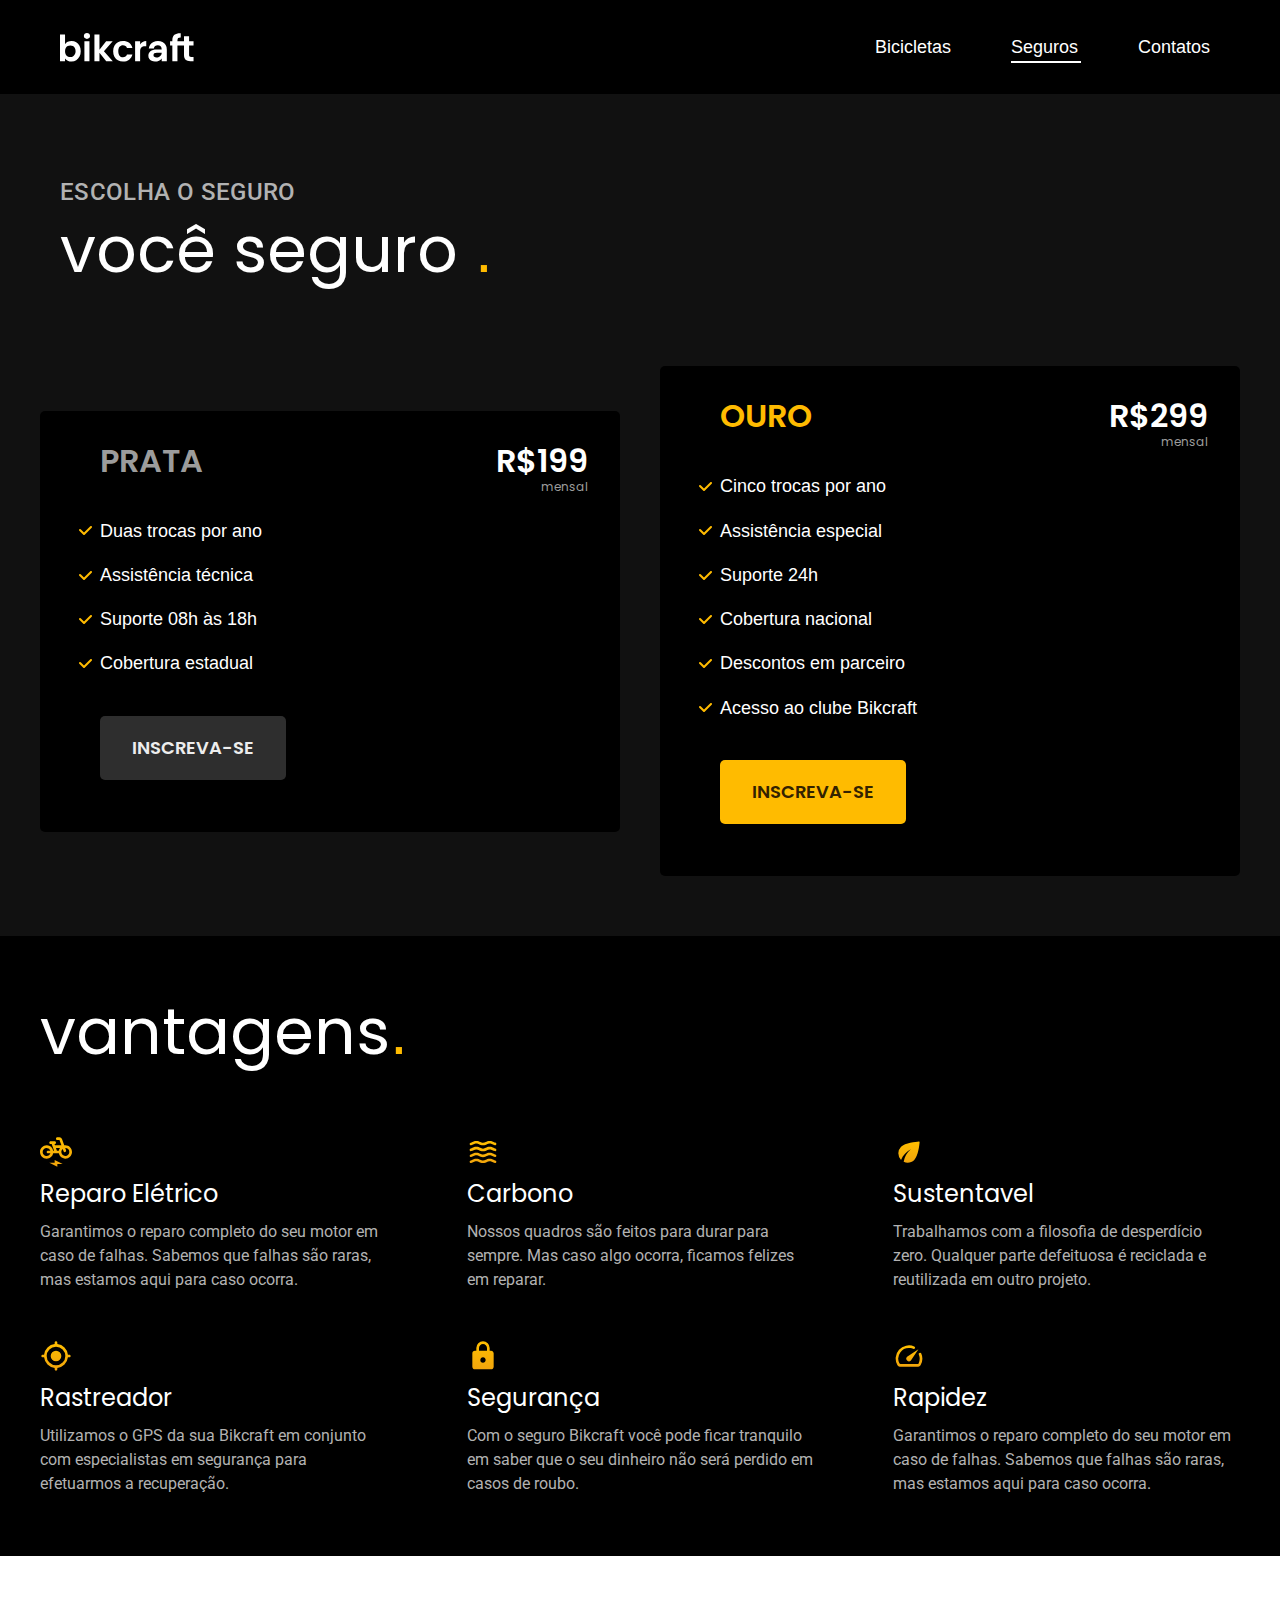
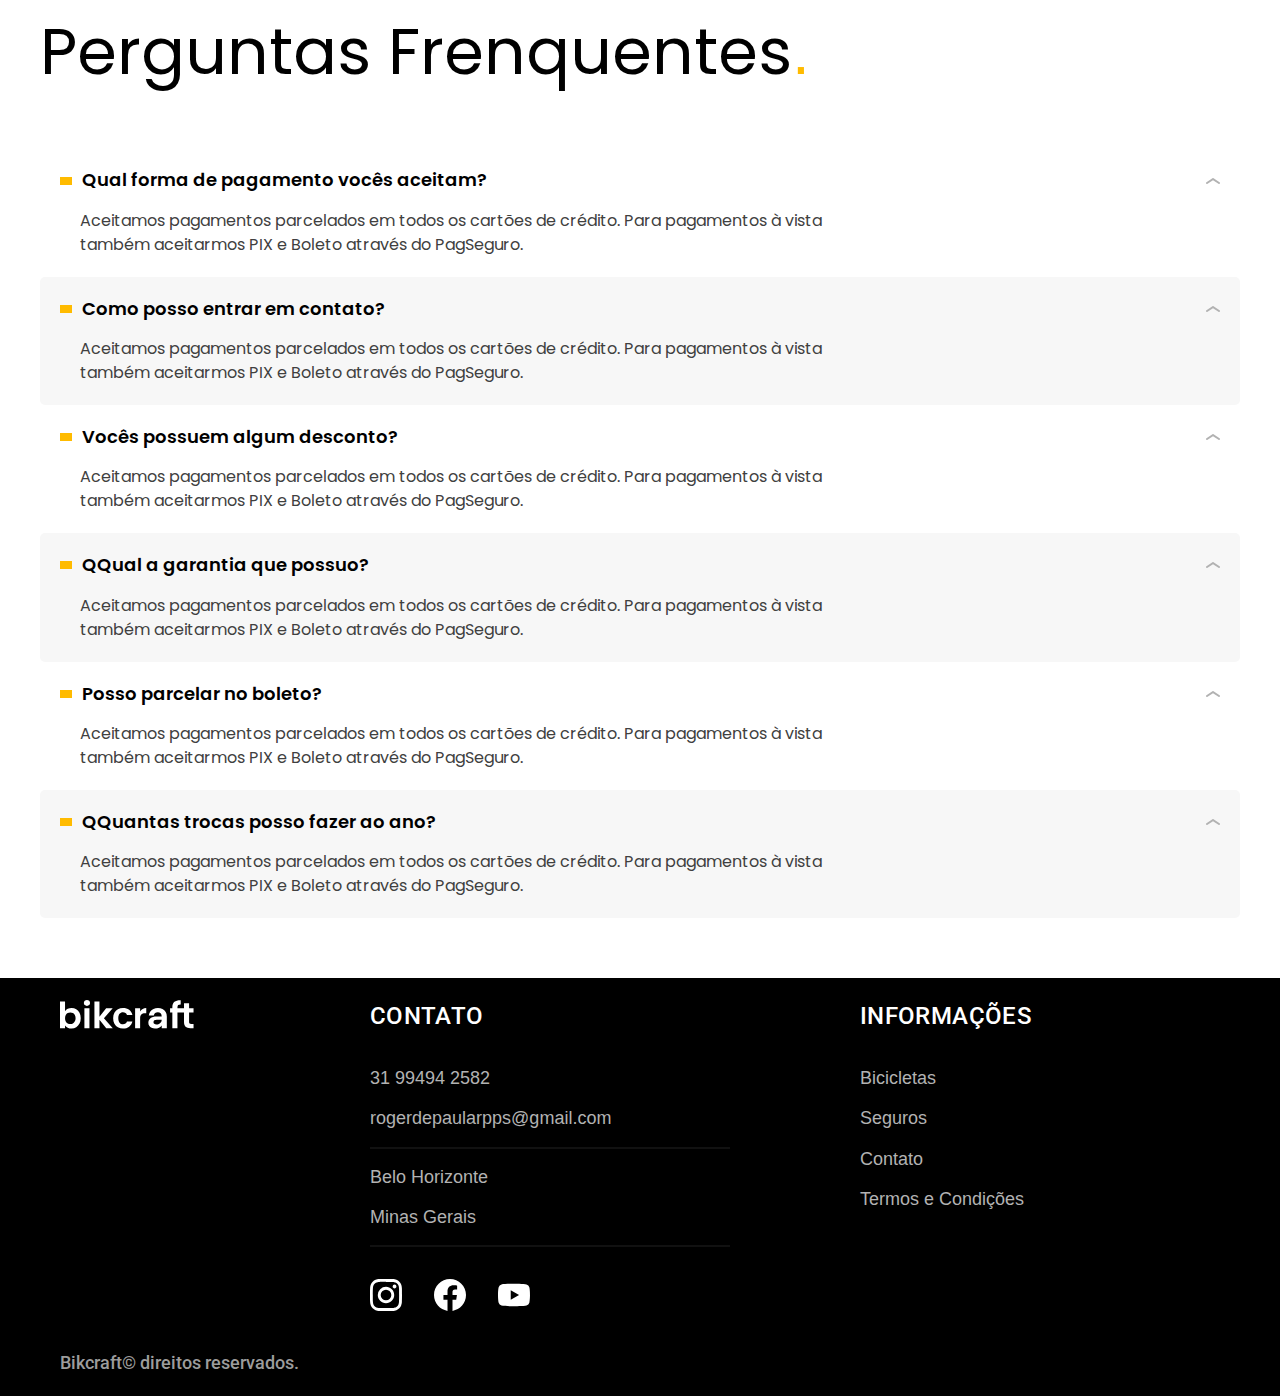
<file: seguros.html>
<!DOCTYPE html>
<html lang="pt-br">

<head>
    <meta charset="UTF-8">
    <meta name="viewport" content="width=device-width, initial-scale=1.0">
    <meta name="description" content="Seguros Bikcraft">

    <link rel="preconnect" href="https://fonts.googleapis.com">
    <link rel="preconnect" href="https://fonts.gstatic.com" crossorigin>
    <link href="https://fonts.googleapis.com/css2?family=Poppins:wght@400;600&family=Roboto:wght@400;500&family=Merriweather:ital,wght@1,900&display=swap" rel="stylesheet">
    <link rel="preload" href="./css/style.css" as="style">
    <link rel="stylesheet" href="./css/style.css">


    <title>Seguros- Bikecraft</title>
</head>

<body id="seguros">
    <header class="header-bg">
        <div class="header container">
            <a href="./index.html"><img src="img/bikcraft.svg" alt="bikecraft"></a>
            <nav aria-label="navegacao primaria">
                <ul class="header-menu font-1-m">
                    <li><a href="./bicicletas.html" class="cor-0">Bicicletas</a></li>
                    <li><a href="./seguros.html" class="cor-0">Seguros</a></li>
                    <li><a href="./contato.html" class="cor-0">Contatos</a></li>
                </ul>
            </nav>
        </div>
    </header>
    <main class="seguros-bg">
        <div class="titulo-bg">
            <div class="titulo container">
                <p class="font-2-l-b cor-5">Escolha o seguro</p>
                <h1 class="font-1-xxl cor-0">você seguro <span class="cor-p1">.</span></h1>
            </div>
        </div>
        <div class="seguros container">
            <div class="seguros-item">
                <h3 class="font-1-xl cor-6">PRATA</h3>
                <span class="font-1-xl cor-0">R$199 <span class="font-1-xs cor-6">mensal</span></span>
                <ul class="font-2-m cor-0">
                    <li>Duas trocas por ano</li>
                    <li>Assistência técnica</li>
                    <li>Suporte 08h às 18h</li>
                    <li>Cobertura estadual</li>
                </ul>
                <a href="./orcamento.html?tipo=seguro&produto=prata" class="btn secundario">inscreva-se</a>
            </div>
            <div class="seguros-item">
                <h3 class="font-1-xl cor-p1">OURO</h3>
                <span class="font-1-xl cor-0">R$299 <span class="font-1-xs cor-6">mensal</span></span>
                <ul class="font-2-m cor-0">
                    <li>Cinco trocas por ano</li>
                    <li>Assistência especial</li>
                    <li>Suporte 24h</li>
                    <li>Cobertura nacional</li>
                    <li>Descontos em parceiro</li>
                    <li>Acesso ao clube Bikcraft</li>
                </ul>
                <a href="./orcamento.html?tipo=seguro&produto=ouro" class="btn">inscreva-se</a>
            </div>
        </div>
    </main>

    <article class="vantagens-bg">
        <div class="vantagens container">
            <h2 class="font-1-xxl cor-0">vantagens<span class="cor-p1">.</span></h2>
            <ul class=" vantagens-item">
                <li>
                    <img src="img/icones/eletrica.svg" alt="">
                    <h3 class="font-1-l cor-0"> Reparo Elétrico</h3>
                    <p class="font-2-s cor-5"> Garantimos o reparo completo do seu motor em caso de falhas. Sabemos que falhas são raras, mas estamos aqui para caso ocorra.</p>
                </li>
                <li>
                    <img src="img/icones/carbono.svg" alt="">
                    <h3 class="font-1-l cor-0"> Carbono</h3>
                    <p class="font-2-s cor-5"> Nossos quadros são feitos para durar para sempre. Mas caso algo ocorra, ficamos felizes em reparar.</p>
                </li>
                <li>
                    <img src="img/icones/sustentavel.svg" alt="">
                    <h3 class="font-1-l cor-0"> Sustentavel</h3>
                    <p class="font-2-s cor-5"> Trabalhamos com a filosofia de desperdício zero. Qualquer parte defeituosa é reciclada e reutilizada em outro projeto.</p>
                </li>
                <li>
                    <img src="img/icones/rastreador.svg" alt="">
                    <h3 class="font-1-l cor-0"> Rastreador</h3>
                    <p class="font-2-s cor-5"> Utilizamos o GPS da sua Bikcraft em conjunto com especialistas em segurança para efetuarmos a recuperação.</p>
                </li>
                <li>
                    <img src="img/icones/seguro.svg" alt="">
                    <h3 class="font-1-l cor-0"> Segurança</h3>
                    <p class="font-2-s cor-5"> Com o seguro Bikcraft você pode ficar tranquilo em saber que o seu dinheiro não será perdido em casos de roubo.</p>
                </li>
                <li>
                    <img src="img/icones/velocidade.svg" alt="">
                    <h3 class="font-1-l cor-0"> Rapidez</h3>
                    <p class="font-2-s cor-5"> Garantimos o reparo completo do seu motor em caso de falhas. Sabemos que falhas são raras, mas estamos aqui para caso ocorra.</p>
                </li>
            </ul>
        </div>
    </article>

    <article class="perguntas container">
        <h2 class="font-1-xxl">Perguntas Frenquentes<span class="cor-p1">.</span></h2>

        <dl>
            <div>
                <dt class="font-1-m-b">Qual forma de pagamento vocês aceitam?</dt>
                <dd class="font-1-s cor-9">Aceitamos pagamentos parcelados em todos os cartões de crédito. Para pagamentos à vista também aceitarmos PIX e Boleto através do PagSeguro.</dd>
            </div>
            <div>
                <dt class="font-1-m-b">Como posso entrar em contato?</dt>
                <dd class="font-1-s cor-9">Aceitamos pagamentos parcelados em todos os cartões de crédito. Para pagamentos à vista também aceitarmos PIX e Boleto através do PagSeguro.</dd>
            </div>
            <div>
                <dt class="font-1-m-b">Vocês possuem algum desconto?</dt>
                <dd class="font-1-s cor-9">Aceitamos pagamentos parcelados em todos os cartões de crédito. Para pagamentos à vista também aceitarmos PIX e Boleto através do PagSeguro.</dd>
            </div>
            <div>
                <dt class="font-1-m-b">QQual a garantia que possuo?</dt>
                <dd class="font-1-s cor-9">Aceitamos pagamentos parcelados em todos os cartões de crédito. Para pagamentos à vista também aceitarmos PIX e Boleto através do PagSeguro.</dd>
            </div>
            <div>
                <dt class="font-1-m-b">Posso parcelar no boleto?</dt>
                <dd class="font-1-s cor-9">Aceitamos pagamentos parcelados em todos os cartões de crédito. Para pagamentos à vista também aceitarmos PIX e Boleto através do PagSeguro.</dd>
            </div>
            <div>
                <dt class="font-1-m-b">QQuantas trocas posso fazer ao ano?</dt>
                <dd class="font-1-s cor-9">Aceitamos pagamentos parcelados em todos os cartões de crédito. Para pagamentos à vista também aceitarmos PIX e Boleto através do PagSeguro.</dd>
            </div>
        </dl>

    </article>

    <footer class="footer-bg">
        <div class="footer container">
            <a href="./index.html"><img src="img/bikcraft.svg" alt="bikcraft"></a>
            <div class="footer-contato">
                <h3 class="font-2-l-b cor-0">contato</h3>
                <ul class="font-2-m cor-5">
                    <li><a href="tel:+5531994942582"> 31 99494 2582</a></li>
                    <li><a href="mailto:rogerdepaularpps@gmail.com">rogerdepaularpps@gmail.com</a></li>
                    <li>Belo Horizonte</li>
                    <li>Minas Gerais</li>
                </ul>
                <div class="footer-redes">
                    <a href="#">
                        <img src="img/redes/instagram.svg" alt="instagram">
                    </a>
                    <a href="#">
                        <img src="img/redes/facebook.svg" alt="Facebook">
                    </a>
                    <a href="#">
                        <img src="img/redes/youtube.svg" alt="Youtube">
                    </a>
                </div>
            </div>
            <div class="footer-informacoes">
                <h3 class="font-2-l-b cor-0">Informações</h3>
                <nav>
                    <ul class="font-2-m cor-5">
                        <li><a href="./bicicletas.html">Bicicletas</a></li>
                        <li><a href="./seguros.html">Seguros</a></li>
                        <li><a href="./contato.html">Contato</a></li>
                        <li><a href="./termos.html">Termos e Condições</a></li>
                    </ul>
                </nav>
            </div>
            <p class="footer-copy font-2-m cor-6">Bikcraft© direitos reservados.</p>
        </div>
    </footer>
    <script src="./script/script.js"></script>
</body>

</html>
</file>
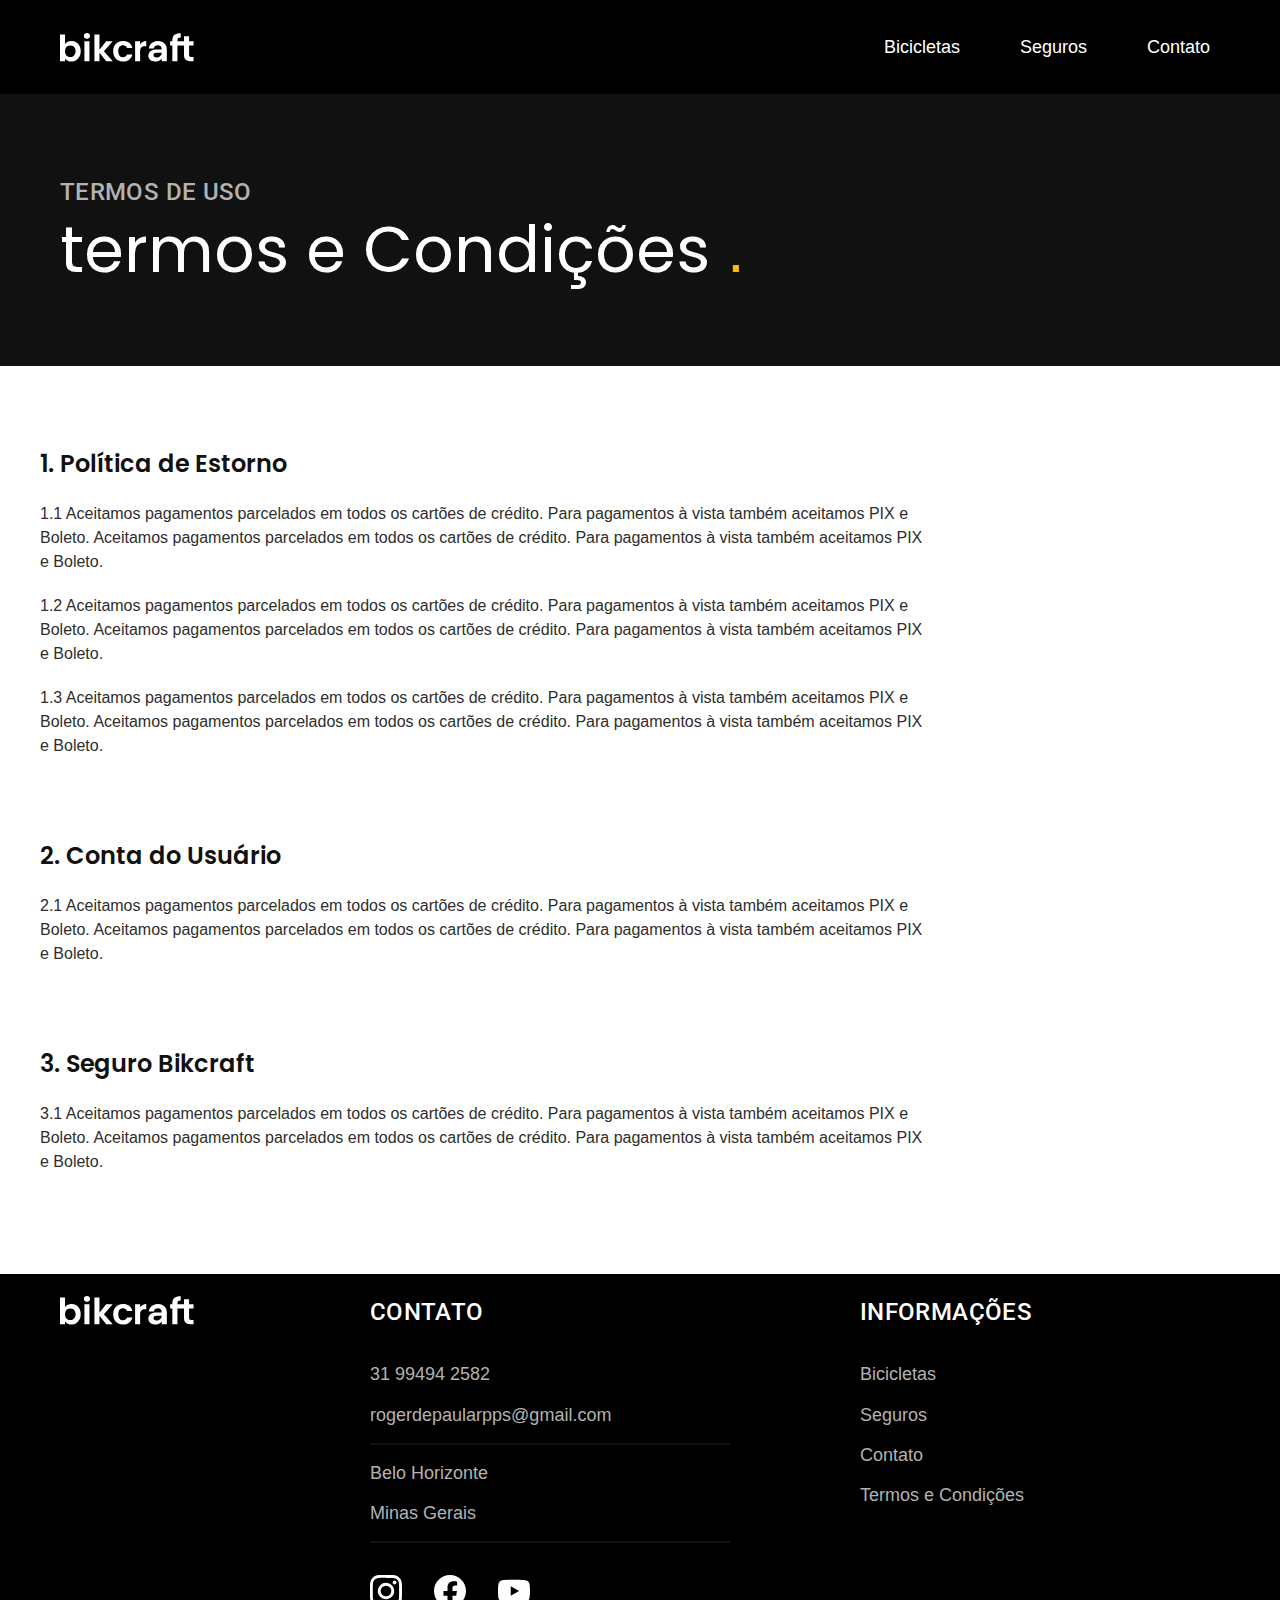
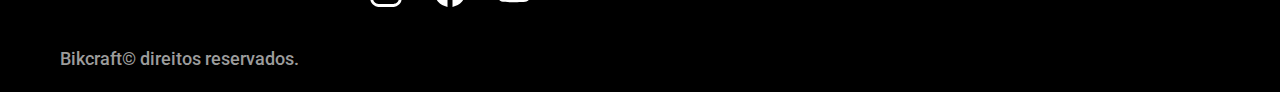
<file: termos.html>
<!DOCTYPE html>
<html lang="pt-br">

<head>
    <meta charset="UTF-8">
    <meta name="viewport" content="width=device-width, initial-scale=1.0">
    <meta name="description" content="Termos e Condições">

    <link rel="preconnect" href="https://fonts.googleapis.com">
    <link rel="preconnect" href="https://fonts.gstatic.com" crossorigin>
    <link href="https://fonts.googleapis.com/css2?family=Poppins:wght@400;600&family=Roboto:wght@400;500&family=Merriweather:ital,wght@1,900&display=swap" rel="stylesheet">
    <link rel="preload" href="./css/style.css" as="style">
    <link rel="stylesheet" href="./css/style.css">


    <title>termos e Condições - Bikecraft</title>
</head>

<body id="termos">
    <header class="header-bg">
        <div class="header container">
            <a href="./index.html"><img src="img/bikcraft.svg" alt="bikecraft"></a>
            <nav aria-label="navegacao primaria">
                <ul class="header-menu font-1-m">
                    <li><a href="./bicicletas.html" class="cor-0">Bicicletas</a></li>
                    <li><a href="./seguros.html" class="cor-0">Seguros</a></li>
                    <li><a href="./contato.html" class="cor-0">Contato</a></li>
                </ul>
            </nav>
        </div>
    </header>
    <main>
        <div class="titulo-bg">
            <div class="titulo container">
                <p class="font-2-l-b cor-5">Termos de uso</p>
                <h1 class="font-1-xxl cor-0">termos e Condições <span class="cor-p1">.</span></h1>
            </div>
        </div>

        <div class="termos font-2-s cor-10 container">
            <h2 class="font-1-l cor-11">1. Política de Estorno</h2>
            <p>1.1 Aceitamos pagamentos parcelados em todos os cartões de crédito. Para pagamentos à vista também aceitamos PIX e Boleto. Aceitamos pagamentos parcelados em todos os cartões de crédito. Para pagamentos à vista também aceitamos PIX e Boleto.</p>
            <p>1.2 Aceitamos pagamentos parcelados em todos os cartões de crédito. Para pagamentos à vista também aceitamos PIX e Boleto. Aceitamos pagamentos parcelados em todos os cartões de crédito. Para pagamentos à vista também aceitamos PIX e Boleto.</p>
            <p>1.3 Aceitamos pagamentos parcelados em todos os cartões de crédito. Para pagamentos à vista também aceitamos PIX e Boleto. Aceitamos pagamentos parcelados em todos os cartões de crédito. Para pagamentos à vista também aceitamos PIX e Boleto.</p>
            <h2 class="font-1-l cor-11"> 2. Conta do Usuário</h2>
            <p>2.1 Aceitamos pagamentos parcelados em todos os cartões de crédito. Para pagamentos à vista também aceitamos PIX e Boleto. Aceitamos pagamentos parcelados em todos os cartões de crédito. Para pagamentos à vista também aceitamos PIX e Boleto.</p>
            <h2 class="font-1-l cor-11">3. Seguro Bikcraft</h2>
            <p>3.1 Aceitamos pagamentos parcelados em todos os cartões de crédito. Para pagamentos à vista também aceitamos PIX e Boleto. Aceitamos pagamentos parcelados em todos os cartões de crédito. Para pagamentos à vista também aceitamos PIX e Boleto.</p>
        </div>

    </main>

    <footer class="footer-bg">
        <div class="footer container">
            <a href="./index.html"><img src="img/bikcraft.svg" alt="bikcraft"></a>
            <div class="footer-contato">
                <h3 class="font-2-l-b cor-0">contato</h3>
                <ul class="font-2-m cor-5">
                    <li><a href="tel:+5531994942582"> 31 99494 2582</a></li>
                    <li><a href="mailto:rogerdepaularpps@gmail.com">rogerdepaularpps@gmail.com</a></li>
                    <li>Belo Horizonte</li>
                    <li>Minas Gerais</li>
                </ul>
                <div class="footer-redes">
                    <a href="#">
                        <img src="img/redes/instagram.svg" alt="instagram">
                    </a>
                    <a href="#">
                        <img src="img/redes/facebook.svg" alt="Facebook">
                    </a>
                    <a href="#">
                        <img src="img/redes/youtube.svg" alt="Youtube">
                    </a>
                </div>
            </div>
            <div class="footer-informacoes">
                <h3 class="font-2-l-b cor-0">Informações</h3>
                <nav>
                    <ul class="font-2-m cor-5">
                        <li><a href="./bicicletas.html">Bicicletas</a></li>
                        <li><a href="./seguros.html">Seguros</a></li>
                        <li><a href="./contato.html">Contato</a></li>
                        <li><a href="./termos.html">Termos e Condições</a></li>
                    </ul>
                </nav>
            </div>
            <p class="footer-copy font-2-m cor-6">Bikcraft© direitos reservados.</p>
        </div>
    </footer>
    <script src="./script/script.js"></script>
</body>

</html>
</file>
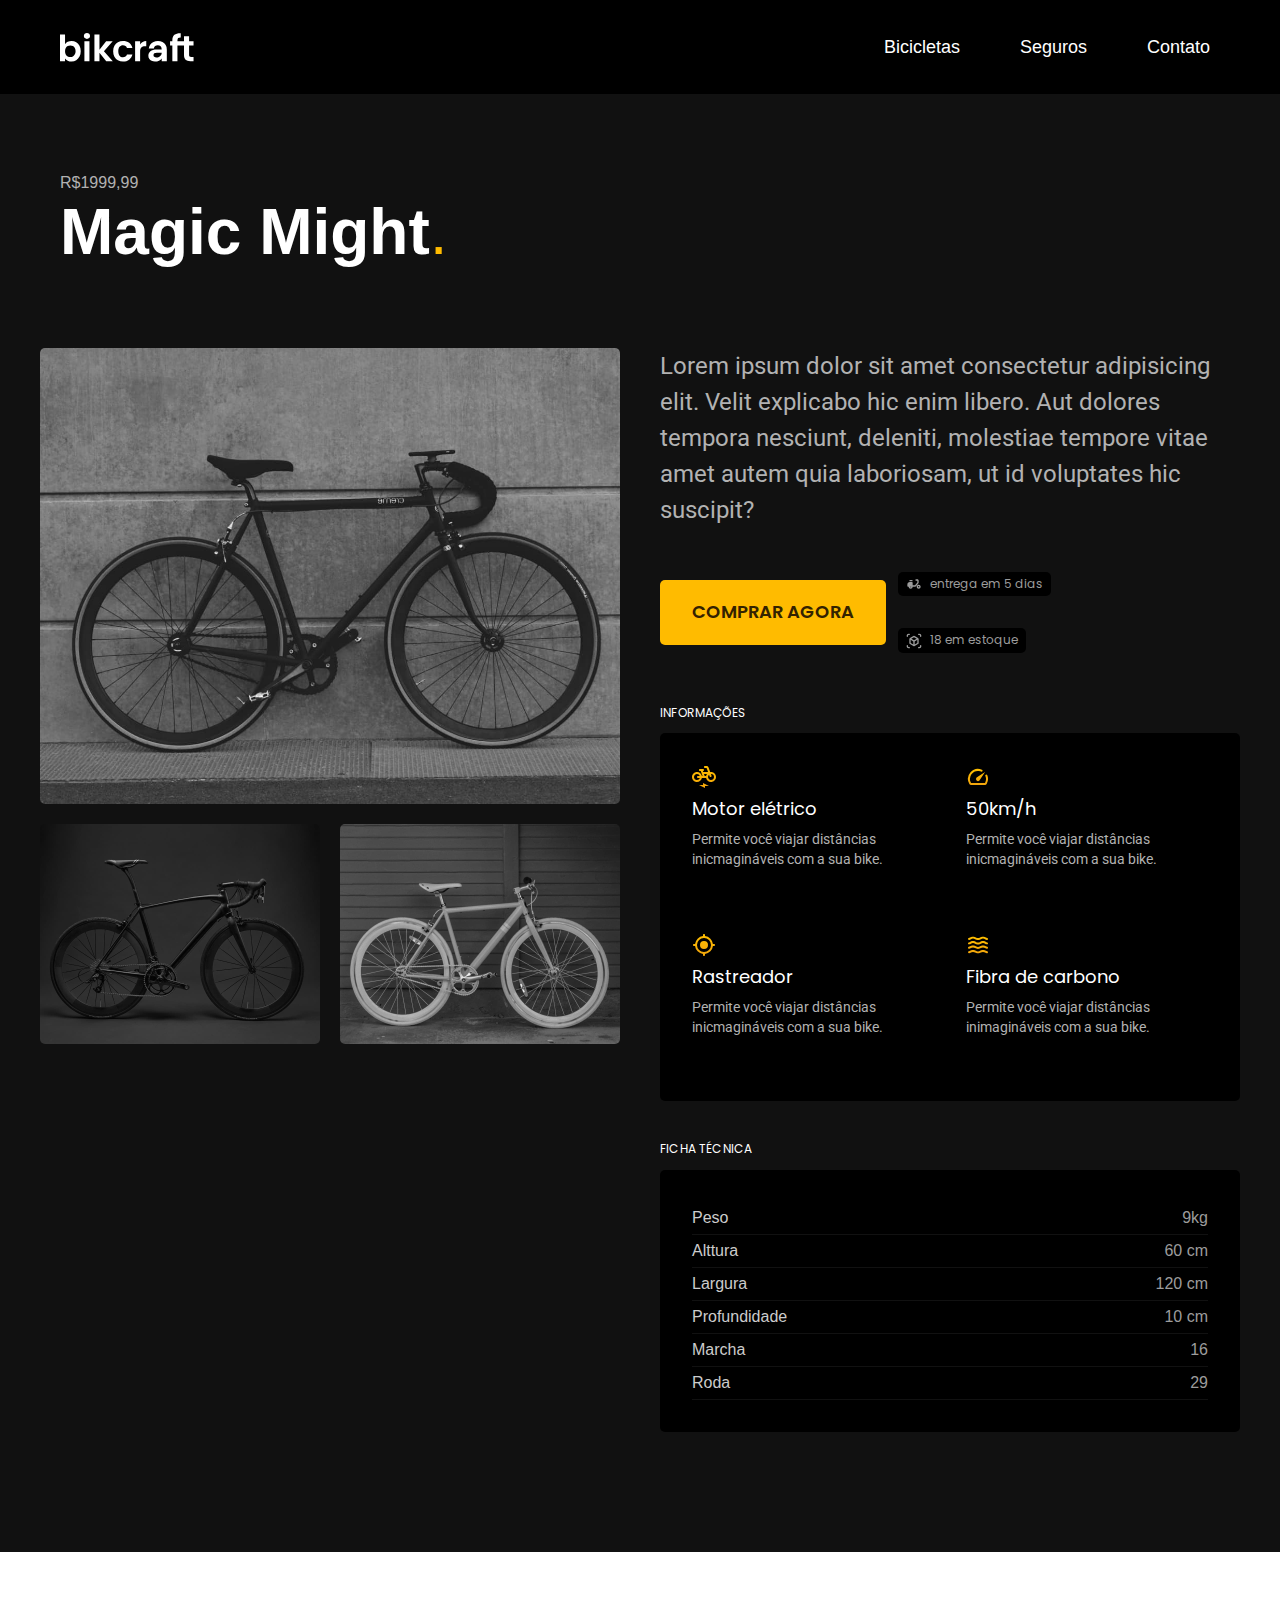
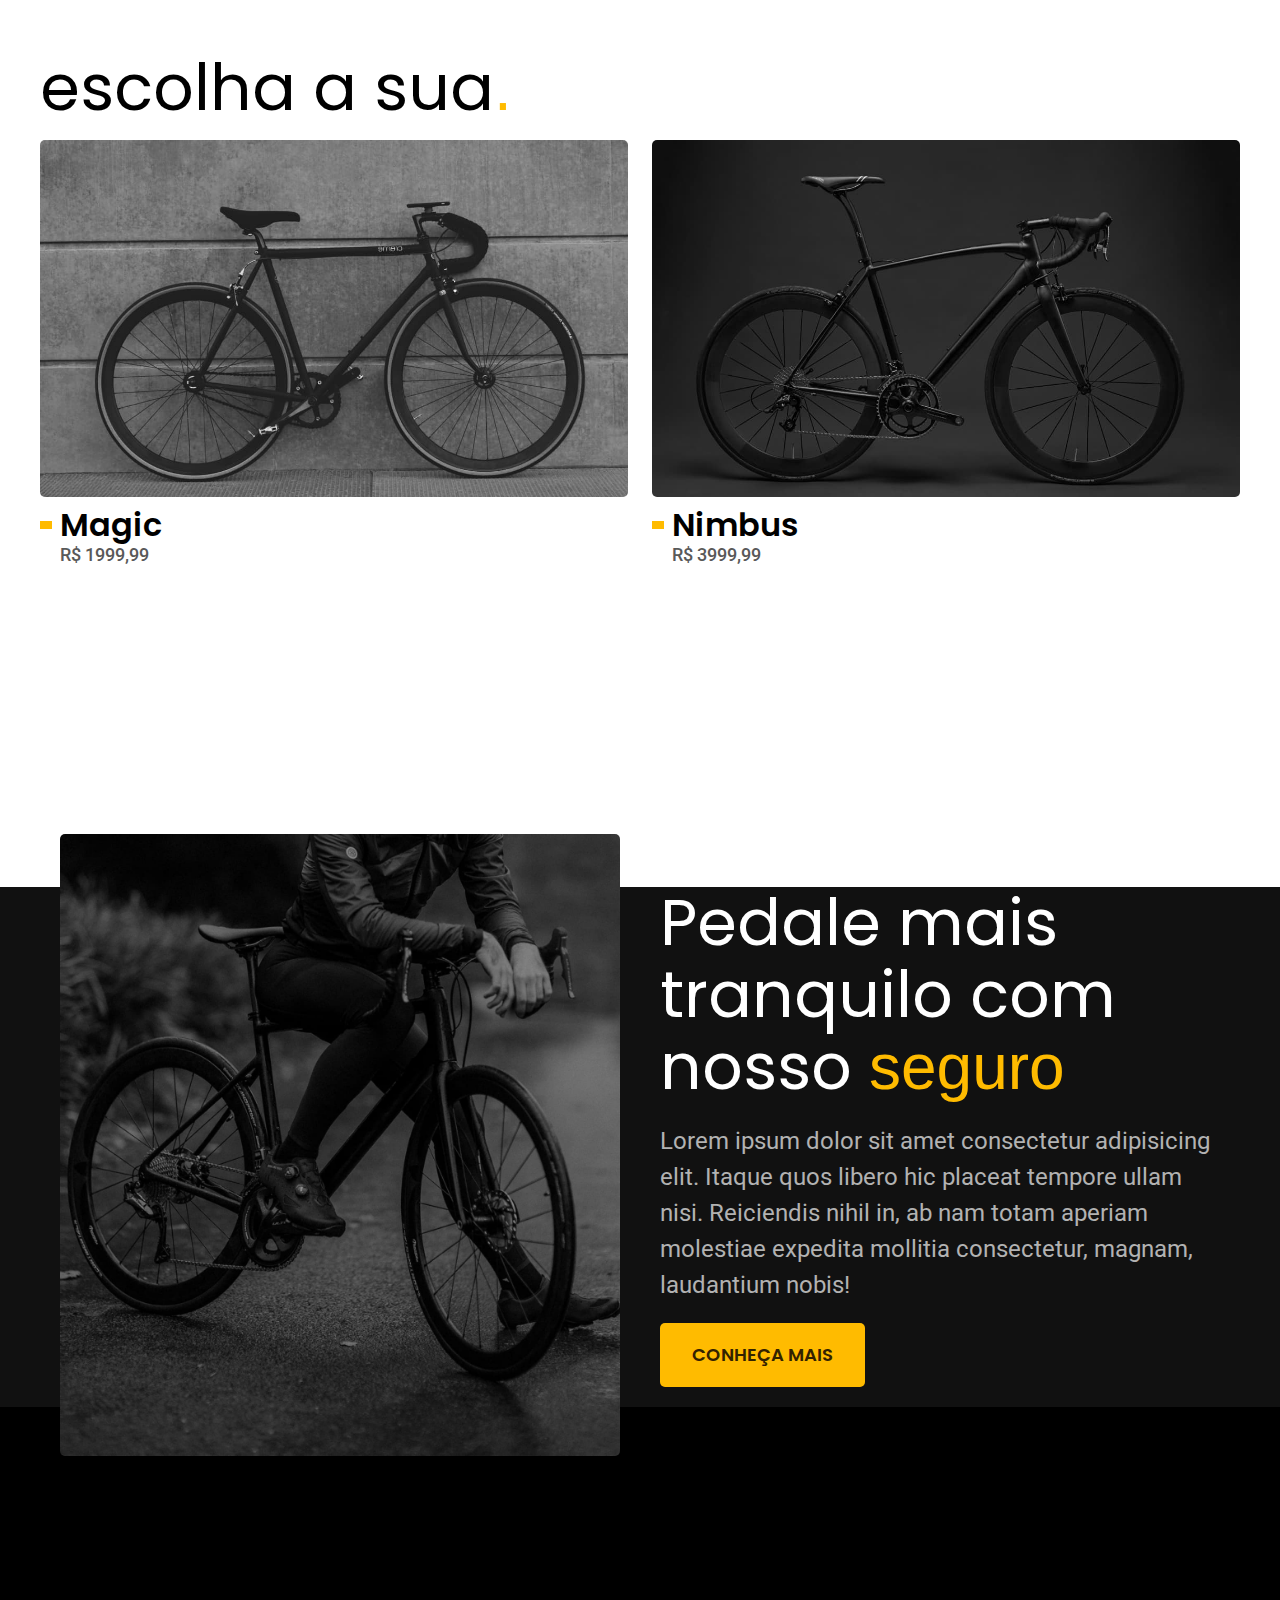
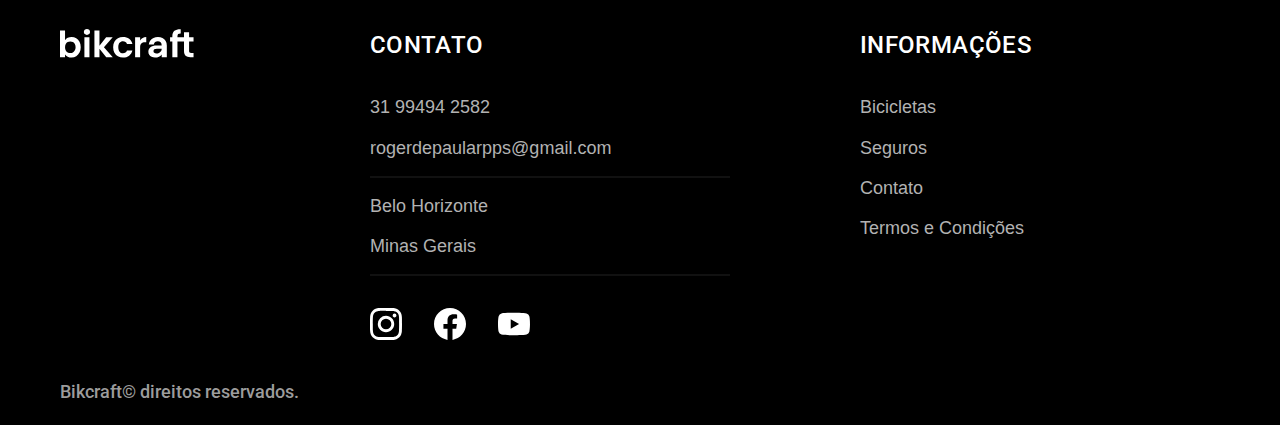
<file: bicicletas/magic.html>
<!DOCTYPE html>
<html lang="pt-br">

<head>
    <meta charset="UTF-8">
    <meta name="viewport" content="width=device-width, initial-scale=1.0">
    <meta name="description" content="Bicicleta Magic">

    <link rel="preconnect" href="https://fonts.googleapis.com">
    <link rel="preconnect" href="https://fonts.gstatic.com" crossorigin>
    <link href="https://fonts.googleapis.com/css2?family=Poppins:wght@400;600&family=Roboto:wght@400;500&family=Merriweather:ital,wght@1,900&display=swap" rel="stylesheet">
    <link rel="preload" href="../css/style.css" as="style">
    <link rel="stylesheet" href="../css/style.css">


    <link rel="icon" href="../favicon.svg" type="image/svg+xml">

    <title>Bicicleta - Magic - Bikecraft</title>

    <script>document.documentElement.classList.add('js')</script>
</head>

<body id="bicicleta">
    <header class="header-bg">
        <div class="header container">
            <a href="../index.html"><img src="../img/bikcraft.svg" alt="bikecraft"></a>
            <nav aria-label="navegacao primaria">
                <ul class="header-menu font-1-m">
                    <li><a href="../bicicletas.html" class="cor-0">Bicicletas</a></li>
                    <li><a href="../seguros.html" class="cor-0">Seguros</a></li>
                    <li><a href="../contato.html" class="cor-0">Contato</a></li>
                </ul>
            </nav>
        </div>
    </header>
    <main class="titulo-bg">
        <div>
            <div class="titulo container">
                <p class="font-2-xl-b cor-5">R$1999,99</p>
                <h1 class="font-1-xxl cor-0"><strong>Magic Might</strong><span class="cor-p1">.</span></h1>
            </div>
        </div>
        <div class="bicicleta container">
            <div class="bicicleta-img">
                <img src="../img/bicicleta/nimbus2.jpg" alt="Bicicleta Nimbus">
                <img src="../img/bicicleta/nimbus1.jpg" alt="Bicicleta Nimbus">
                <img src="../img/bicicleta/nimbus3.jpg" alt="Bicicleta Nimbus">
            </div>
            <div class="bicicleta-conteudo">
                <p class="font-2-l cor-5">Lorem ipsum dolor sit amet consectetur adipisicing elit. Velit explicabo hic enim libero. Aut dolores tempora nesciunt, deleniti, molestiae tempore vitae amet autem quia laboriosam, ut id voluptates hic suscipit?</p>

                <div class="bicicleta-comprar">
                    <a href="../orcamento.html?tipo=bikcraft&produto=magic" class="btn">Comprar agora</a>
                    <span class="font-1-xs cor-6"><img src="../img/icones/entrega.svg" alt=""> entrega em 5 dias</span>
                    <span class="font-1-xs cor-6"><img src="../img/icones/estoque.svg" alt=""> 18 em estoque</span>
                </div>
                <h2 class="font-1-xs cor-0">Informações</h2>
                <ul class="bicicleta-info">
                    <li>
                        <img src="../img/icones/eletrica.svg" alt="">
                        <h3 class="font-1-m cor-0">Motor elétrico</h3>
                        <p class="font-2-xs cor-5">Permite você viajar distâncias inicmagináveis com a sua bike.</p>
                    </li>
                    <li>
                        <img src="../img/icones/velocidade.svg" alt="">
                        <h3 class="font-1-m cor-0">50km/h</h3>
                        <p class="font-2-xs cor-5">Permite você viajar distâncias inicmagináveis com a sua bike.</p>
                    </li>
                    <li>
                        <img src="../img/icones/rastreador.svg" alt="">
                        <h3 class="font-1-m cor-0">Rastreador</h3>
                        <p class="font-2-xs cor-5">Permite você viajar distâncias inicmagináveis com a sua bike.</p>
                    </li>
                    <li>
                        <img src="../img/icones/carbono.svg" alt="">
                        <h3 class="font-1-m cor-0">Fibra de carbono</h3>
                        <p class="font-2-xs cor-5">Permite você viajar distâncias inimagináveis com a sua bike.</p>
                    </li>
                </ul>
                <h2 class="font-1-xs cor-0">Ficha técnica</h2>
                <ul class="bicicleta-ficha font-2-s cor-4">
                    <li>Peso <span>9kg</span></li>
                    <li>Alttura <span>60 cm</span></li>
                    <li>Largura <span>120 cm</span></li>
                    <li>Profundidade <span>10 cm</span></li>
                    <li>Marcha <span>16</span></li>
                    <li>Roda <span>29</span></li>
                </ul>
            </div>
        </div>
    </main>
    <article class="bicicleta-lista container"">
        <h2 class=" font-1-xxl">escolha a sua<span class="cor-p1">.</span></h2>
        <ul class="bicicleta-items container">
            <li>
                <a href="../bicicletas/magic.html">
                    <img src="../img/bicicletas/magic.jpg" alt="Bicicleta Magic">
                    <h3 class="font-1-xl">Magic</h3>
                    <span class="font-2-m cor-8">R$ 1999,99</span>
                </a>
            </li>

            <li>
                <a href="../bicicletas/nimbus.html">
                    <img src="../img/bicicletas/nimbus.jpg" alt="Bicicleta Nimbus">
                    <h3 class="font-1-xl">Nimbus</h3>
                    <span class="font-2-m cor-8">R$ 3999,99</span>
                </a>
            </li>
        </ul>
    </article>

    <article class="seguro-bicicleta-bg">
        <div class="seguro container">
            <div class="seguro-img">
                <img src="../img/fotos/seguros.jpg" alt="Pessoa em cima de uma bicileta">
            </div>
            <div class="seguro-conteudo">
                <h2 class="font-1-xxl cor-0">Pedale mais tranquilo com nosso <span class="cor-p1">seguro</span></h2>
                <p class="font-2-l cor-5">Lorem ipsum dolor sit amet consectetur adipisicing elit. Itaque quos libero hic placeat tempore ullam nisi. Reiciendis nihil in, ab nam totam aperiam molestiae expedita mollitia consectetur, magnam, laudantium nobis!</p>
                <a href="../seguros.html" class="btn">Conheça mais</a>
            </div>
        </div>
    </article>

    <footer class="footer-bg">
        <div class="footer container">
            <a href="../index.html"><img src="../img/bikcraft.svg" alt="bikcraft"></a>
            <div class="footer-contato">
                <h3 class="font-2-l-b cor-0">contato</h3>
                <ul class="font-2-m cor-5">
                    <li><a href="tel:+5531994942582"> 31 99494 2582</a></li>
                    <li><a href="mailto:rogerdepaularpps@gmail.com">rogerdepaularpps@gmail.com</a></li>
                    <li>Belo Horizonte</li>
                    <li>Minas Gerais</li>
                </ul>
                <div class="footer-redes">
                    <a href="#">
                        <img src="../img/redes/instagram.svg" alt="instagram">
                    </a>
                    <a href="#">
                        <img src="../img/redes/facebook.svg" alt="Facebook">
                    </a>
                    <a href="#">
                        <img src="../img/redes/youtube.svg" alt="Youtube">
                    </a>
                </div>
            </div>
            <div class="footer-informacoes">
                <h3 class="font-2-l-b cor-0">Informações</h3>
                <nav>
                    <ul class="font-2-m cor-5">
                        <li><a href="../bicicletas.html">Bicicletas</a></li>
                        <li><a href="../seguros.html">Seguros</a></li>
                        <li><a href="../contato.html">Contato</a></li>
                        <li><a href="../termos.html">Termos e Condições</a></li>
                    </ul>
                </nav>
            </div>
            <p class="footer-copy font-2-m cor-6">Bikcraft© direitos reservados.</p>
        </div>
    </footer>
    <script src="../script/script.js"></script>
</body>

</html>
</file>
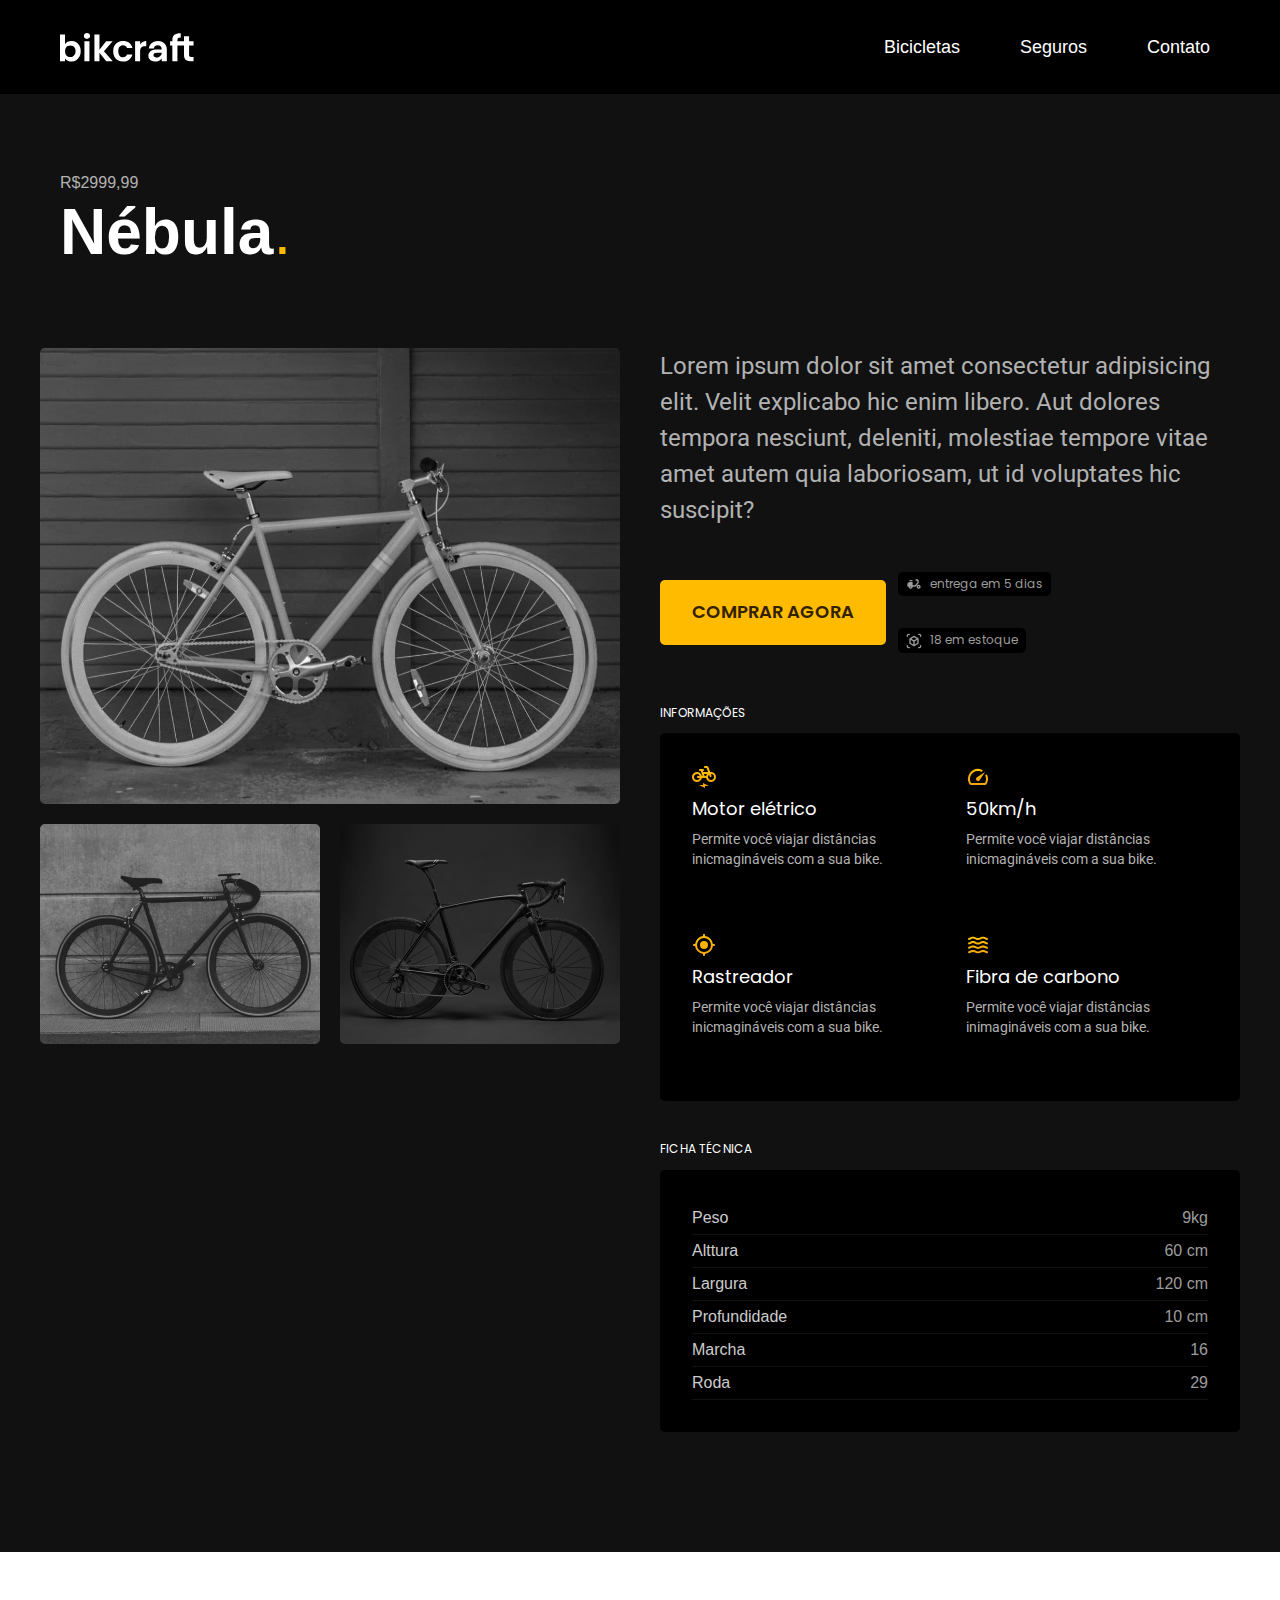
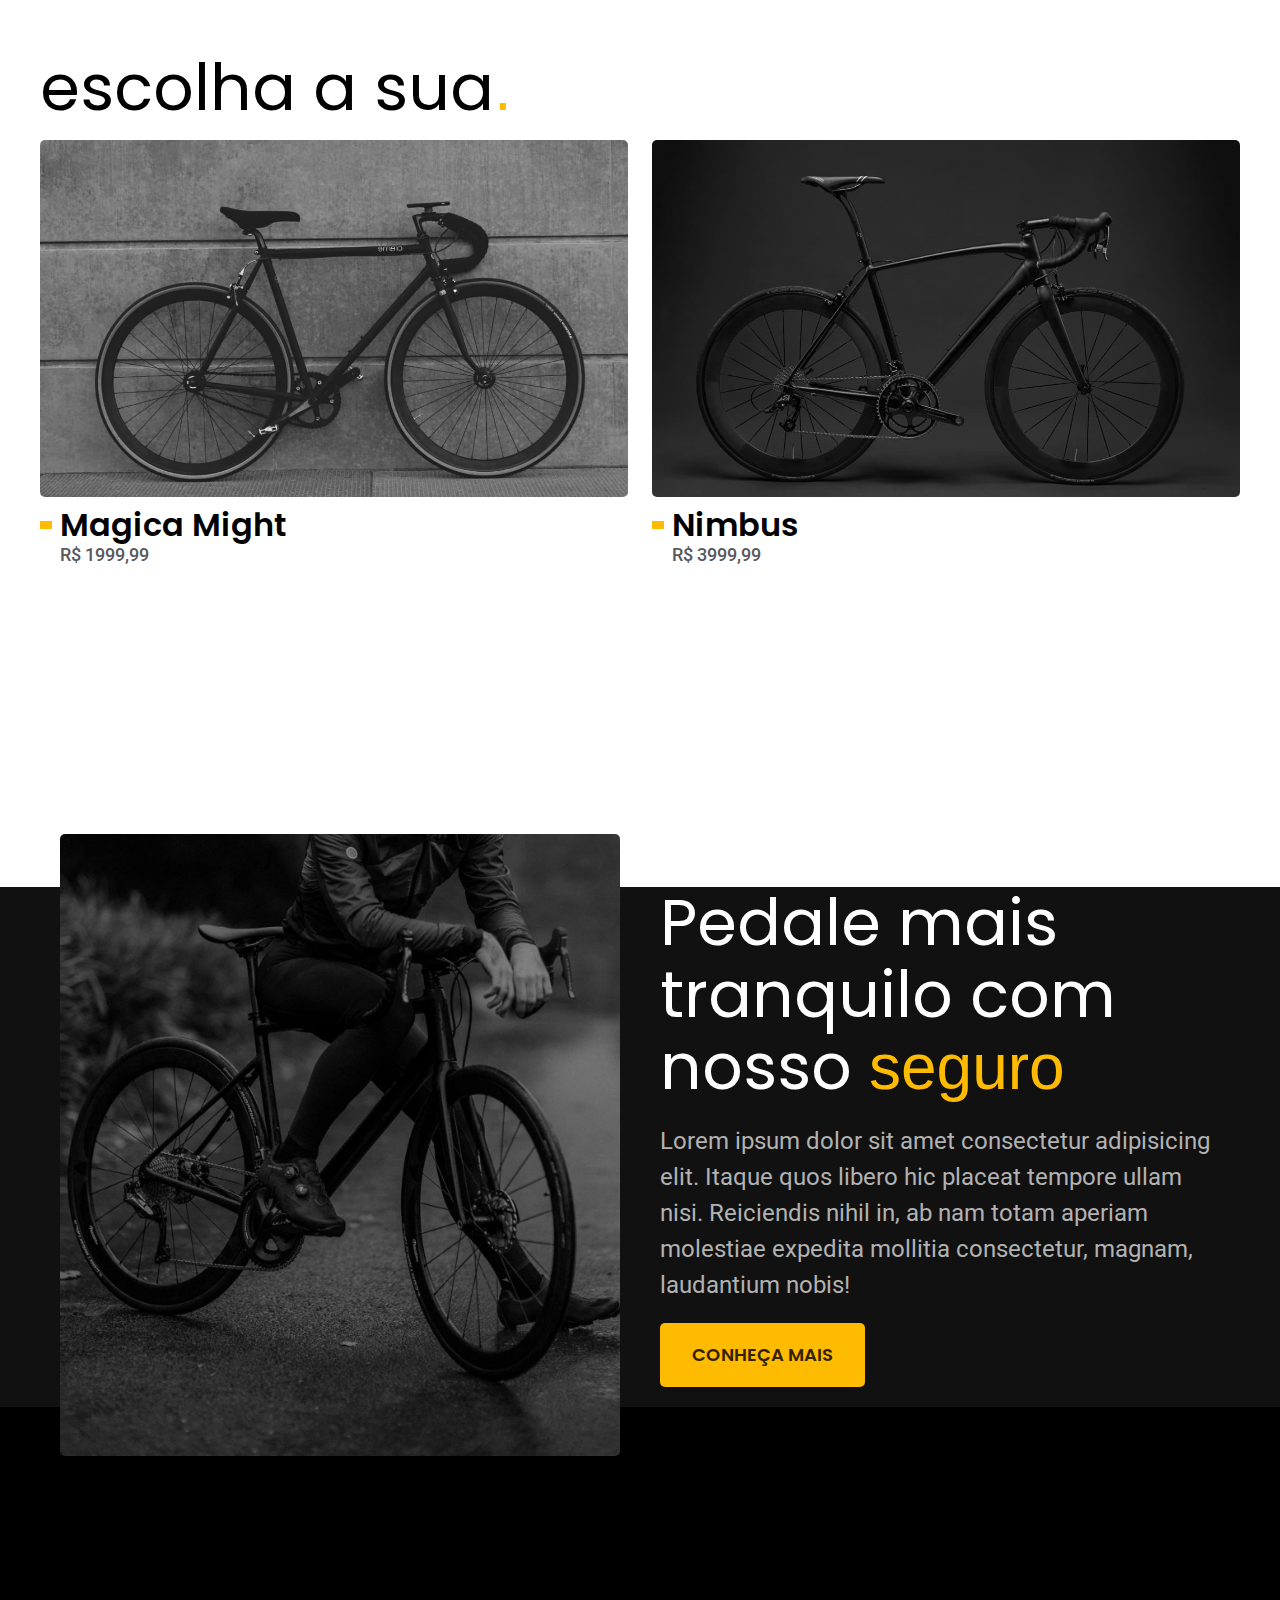
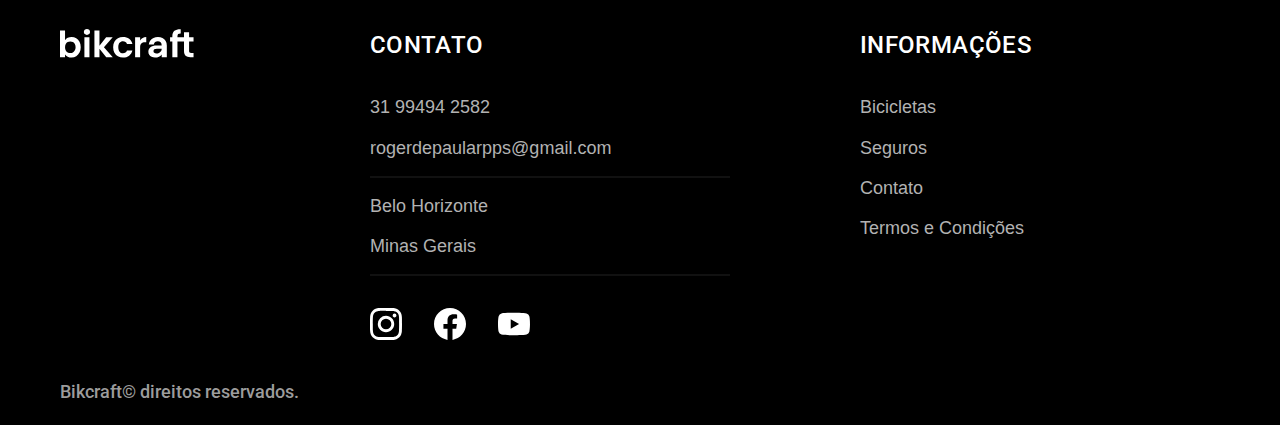
<file: bicicletas/nebula.html>
<!DOCTYPE html>
<html lang="pt-br">

<head>
    <meta charset="UTF-8">
    <meta name="viewport" content="width=device-width, initial-scale=1.0">
    <meta name="description" content="Bicicleta Nebula">

    <link rel="preconnect" href="https://fonts.googleapis.com">
    <link rel="preconnect" href="https://fonts.gstatic.com" crossorigin>
    <link href="https://fonts.googleapis.com/css2?family=Poppins:wght@400;600&family=Roboto:wght@400;500&family=Merriweather:ital,wght@1,900&display=swap" rel="stylesheet">
    <link rel="preload" href="../css/style.css" as="style">
    <link rel="stylesheet" href="../css/style.css">

    <link rel="icon" href="../favicon.svg" type="image/svg+xml">

    <title>Bicicleta - Nebula - Bikecraft</title>

    <script>document.documentElement.classList.add('js')</script>
</head>

<body id="bicicleta">
    <header class="header-bg">
        <div class="header container">
            <a href="../index.html"><img src="../img/bikcraft.svg" alt="bikecraft"></a>
            <nav aria-label="navegacao primaria">
                <ul class="header-menu font-1-m">
                    <li><a href="../bicicletas.html" class="cor-0">Bicicletas</a></li>
                    <li><a href="../seguros.html" class="cor-0">Seguros</a></li>
                    <li><a href="../contato.html" class="cor-0">Contato</a></li>
                </ul>
            </nav>
        </div>
    </header>
    <main class="titulo-bg">
        <div>
            <div class="titulo container">
                <p class="font-2-xl-b cor-5">R$2999,99</p>
                <h1 class="font-1-xxl cor-0"><strong>Nébula</strong><span class="cor-p1">.</span></h1>
            </div>
        </div>
        <div class="bicicleta container">
            <div class="bicicleta-img">
                <img src="../img/bicicleta/nimbus3.jpg" alt="Bicicleta Nimbus">
                <img src="../img/bicicleta/nimbus2.jpg" alt="Bicicleta Nimbus">
                <img src="../img/bicicleta/nimbus1.jpg" alt="Bicicleta Nimbus">
            </div>
            <div class="bicicleta-conteudo">
                <p class="font-2-l cor-5">Lorem ipsum dolor sit amet consectetur adipisicing elit. Velit explicabo hic enim libero. Aut dolores tempora nesciunt, deleniti, molestiae tempore vitae amet autem quia laboriosam, ut id voluptates hic suscipit?</p>

                <div class="bicicleta-comprar">
                    <a href="../orcamento.html?tipo=bikcraft&produto=nebula" class="btn">Comprar agora</a>
                    <span class="font-1-xs cor-6"><img src="../img/icones/entrega.svg" alt=""> entrega em 5 dias</span>
                    <span class="font-1-xs cor-6"><img src="../img/icones/estoque.svg" alt=""> 18 em estoque</span>
                </div>
                <h2 class="font-1-xs cor-0">Informações</h2>
                <ul class="bicicleta-info">
                    <li>
                        <img src="../img/icones/eletrica.svg" alt="">
                        <h3 class="font-1-m cor-0">Motor elétrico</h3>
                        <p class="font-2-xs cor-5">Permite você viajar distâncias inicmagináveis com a sua bike.</p>
                    </li>
                    <li>
                        <img src="../img/icones/velocidade.svg" alt="">
                        <h3 class="font-1-m cor-0">50km/h</h3>
                        <p class="font-2-xs cor-5">Permite você viajar distâncias inicmagináveis com a sua bike.</p>
                    </li>
                    <li>
                        <img src="../img/icones/rastreador.svg" alt="">
                        <h3 class="font-1-m cor-0">Rastreador</h3>
                        <p class="font-2-xs cor-5">Permite você viajar distâncias inicmagináveis com a sua bike.</p>
                    </li>
                    <li>
                        <img src="../img/icones/carbono.svg" alt="">
                        <h3 class="font-1-m cor-0">Fibra de carbono</h3>
                        <p class="font-2-xs cor-5">Permite você viajar distâncias inimagináveis com a sua bike.</p>
                    </li>
                </ul>
                <h2 class="font-1-xs cor-0">Ficha técnica</h2>
                <ul class="bicicleta-ficha font-2-s cor-4">
                    <li>Peso <span>9kg</span></li>
                    <li>Alttura <span>60 cm</span></li>
                    <li>Largura <span>120 cm</span></li>
                    <li>Profundidade <span>10 cm</span></li>
                    <li>Marcha <span>16</span></li>
                    <li>Roda <span>29</span></li>
                </ul>
            </div>
        </div>
    </main>
    <article class="bicicleta-lista container"">
        <h2 class=" font-1-xxl">escolha a sua<span class="cor-p1">.</span></h2>
        <ul class="bicicleta-items container">
            <li>
                <a href="../bicicletas/magic.html">
                    <img src="../img/bicicletas/magic.jpg" alt="Bicicleta Magic">
                    <h3 class="font-1-xl">Magica Might</h3>
                    <span class="font-2-m cor-8">R$ 1999,99</span>
                </a>
            </li>

            <li>
                <a href="../bicicletas/nimbus.html">
                    <img src="../img/bicicletas/nimbus.jpg" alt="Bicicleta Nimbus">
                    <h3 class="font-1-xl">Nimbus</h3>
                    <span class="font-2-m cor-8">R$ 3999,99</span>
                </a>
            </li>
        </ul>
    </article>

    <article class="seguro-bicicleta-bg">
        <div class="seguro container">
            <div class="seguro-img">
                <img src="../img/fotos/seguros.jpg" alt="Pessoa em cima de uma bicileta">
            </div>
            <div class="seguro-conteudo">
                <h2 class="font-1-xxl cor-0">Pedale mais tranquilo com nosso <span class="cor-p1">seguro</span></h2>
                <p class="font-2-l cor-5">Lorem ipsum dolor sit amet consectetur adipisicing elit. Itaque quos libero hic placeat tempore ullam nisi. Reiciendis nihil in, ab nam totam aperiam molestiae expedita mollitia consectetur, magnam, laudantium nobis!</p>
                <a href="../seguros.html" class="btn">Conheça mais</a>
            </div>
        </div>
    </article>

    <footer class="footer-bg">
        <div class="footer container">
            <a href="../index.html"><img src="../img/bikcraft.svg" alt="bikcraft"></a>
            <div class="footer-contato">
                <h3 class="font-2-l-b cor-0">contato</h3>
                <ul class="font-2-m cor-5">
                    <li><a href="tel:+5531994942582"> 31 99494 2582</a></li>
                    <li><a href="mailto:rogerdepaularpps@gmail.com">rogerdepaularpps@gmail.com</a></li>
                    <li>Belo Horizonte</li>
                    <li>Minas Gerais</li>
                </ul>
                <div class="footer-redes">
                    <a href="#">
                        <img src="../img/redes/instagram.svg" alt="instagram">
                    </a>
                    <a href="#">
                        <img src="../img/redes/facebook.svg" alt="Facebook">
                    </a>
                    <a href="#">
                        <img src="../img/redes/youtube.svg" alt="Youtube">
                    </a>
                </div>
            </div>
            <div class="footer-informacoes">
                <h3 class="font-2-l-b cor-0">Informações</h3>
                <nav>
                    <ul class="font-2-m cor-5">
                        <li><a href="../bicicletas.html">Bicicletas</a></li>
                        <li><a href="../seguros.html">Seguros</a></li>
                        <li><a href="../contato.html">Contato</a></li>
                        <li><a href="../termos.html">Termos e Condições</a></li>
                    </ul>
                </nav>
            </div>
            <p class="footer-copy font-2-m cor-6">Bikcraft© direitos reservados.</p>
        </div>
    </footer>
    <script src="../script/script.js"></script>
</body>

</html>
</file>
<file: css/style.css>
@import url(global/global.css);
@import url(utilidade/tipografia.css);
@import url(utilidade/cores.css);

@import url(global/header.css);
@import url(global/footer.css);

/* utilidades */
@import url(utilidade/componentes.css);
@import url(utilidade/formulario.css);

/* Home */
@import url(home/introducao.css);
@import url(home/depoimento.css);
@import url(home/tecnologia.css);
@import url(home/parceiros.css);

/* bicicleta */
@import url(bicicletas/bicicletas-lista.css);
@import url(bicicletas/bicicletas.css); /* Pagina bicicletas */

/* Pagina bicicleta detalhe*/
@import url(bicicleta/bicicleta.css);

/* Seguros */
@import url(seguros/seguros.css);
@import url(seguros/perguntas.css);
@import url(seguros/vantagens.css);

/* Seguros pagina bike*/
@import url(bicicleta/segurobike.css);

/* Pagina contato */
@import url(contato/contato.css);
@import url(contato/loja.css);

@import url(orcamento/orcamento.css);

/* Pagina termos e condições */
@import url(termos/termos.css);
</file>
